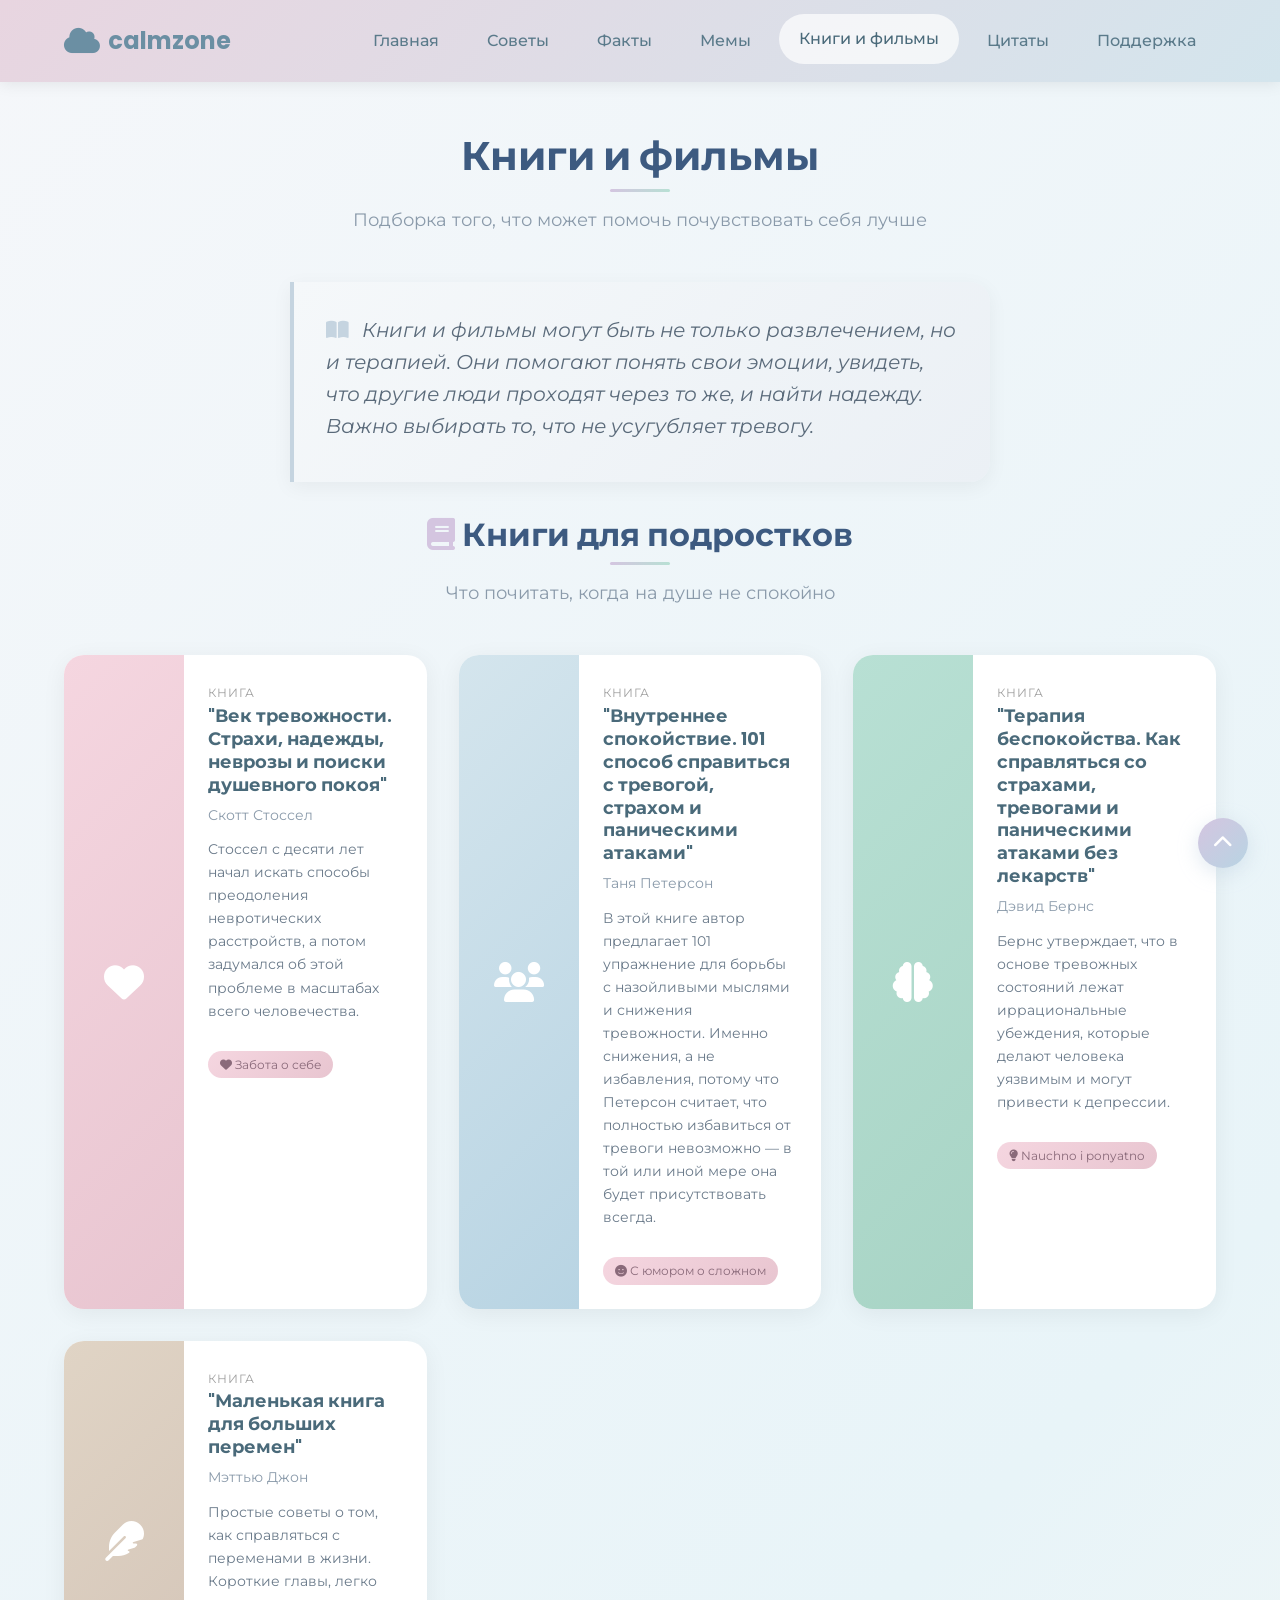
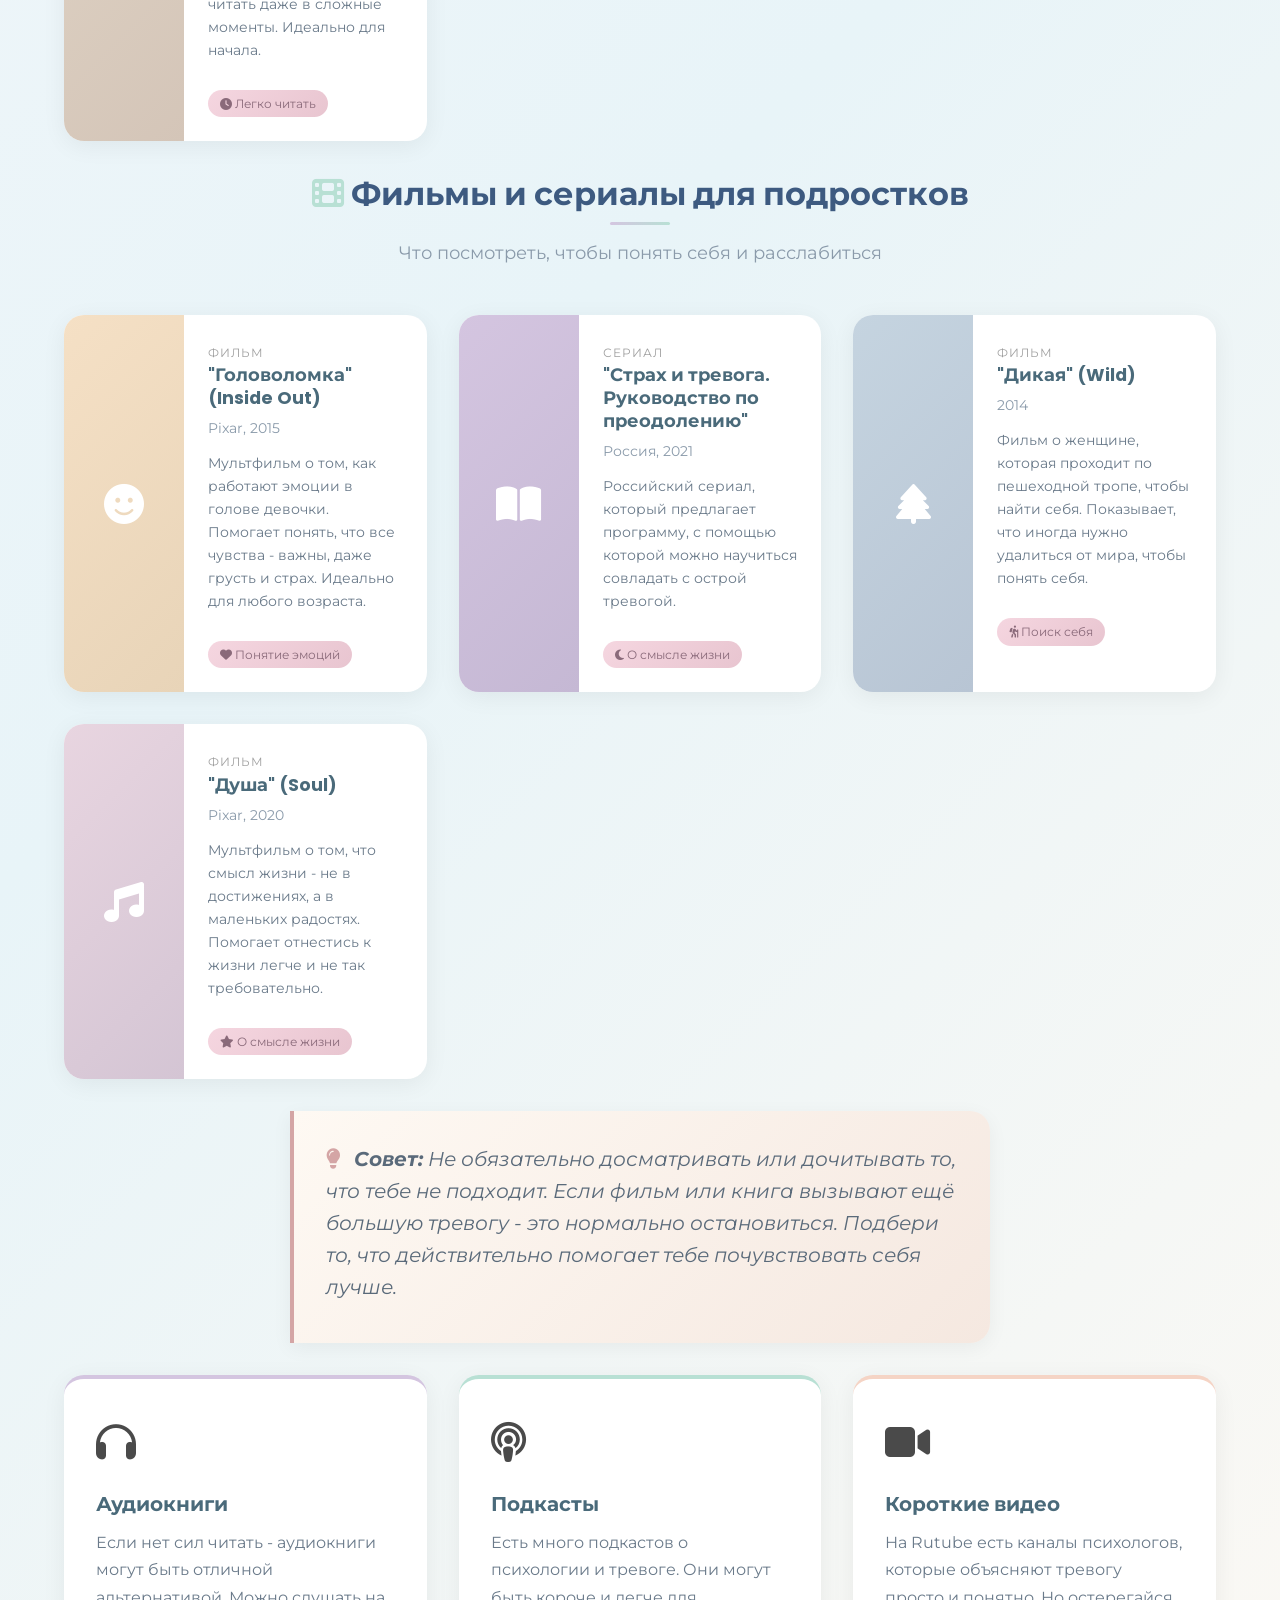
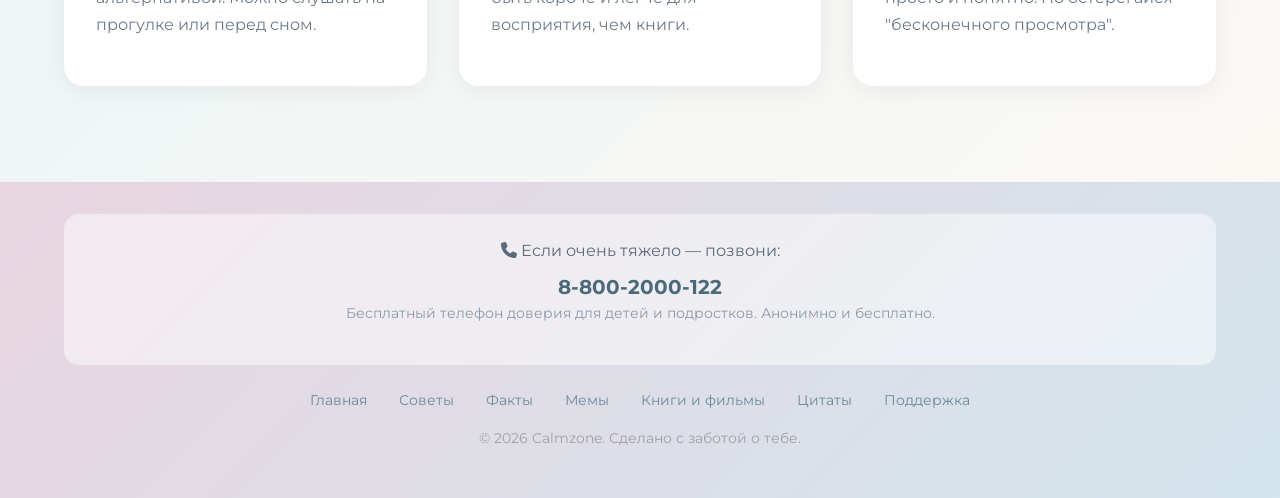
<file: books.html>
<!DOCTYPE html>
<html lang="ru">
<head>
  <meta charset="UTF-8">
  <meta name="viewport" content="width=device-width, initial-scale=1.0">
  <meta name="description" content="Рекомендации книг и фильмов для снижения тревожности - подборка того, что стоит почитать и посмотреть.">
  <title>Книги и фильмы — Calmzone</title>
  
  <!-- Favicon -->
  <link rel="icon" type="image/svg+xml" href="data:image/svg+xml,<svg xmlns='http://www.w3.org/2000/svg' viewBox='0 0 100 100'><text y='.9em' font-size='90'>cloud</text></svg>">
  
  <!-- Google Fonts -->
  <link rel="preconnect" href="https://fonts.googleapis.com">
  <link rel="preconnect" href="https://fonts.gstatic.com" crossorigin>
  <link href="https://fonts.googleapis.com/css2?family=Montserrat:wght@400;500;600;700&family=Open+Sans:wght@400;600&family=Poppins:wght@500;600;700&display=swap" rel="stylesheet">
  
  <!-- Font Awesome Icons -->
  <link rel="stylesheet" href="https://cdnjs.cloudflare.com/ajax/libs/font-awesome/6.4.0/css/all.min.css">
  
  <!-- Main Stylesheet -->
  <link rel="stylesheet" href="style.css">
</head>
<body>
  <!-- Header -->
  <header class="header">
    <div class="container">
      <a href="index.html" class="logo">
        <span class="logo-icon"><i class="fas fa-cloud"></i></span>
        <span>calmzone</span>
      </a>
      
      <!-- Mobile Menu Toggle -->
      <input type="checkbox" id="menu-toggle" class="menu-toggle">
      <label for="menu-toggle" class="menu-icon">
        <span></span>
        <span></span>
        <span></span>
      </label>
      
      <!-- Navigation -->
      <nav class="nav">
        <ul class="nav-list">
          <li><a href="index.html" class="nav-link">Главная</a></li>
          <li><a href="tips.html" class="nav-link">Советы</a></li>
          <li><a href="facts.html" class="nav-link">Факты</a></li>
          <li><a href="memes.html" class="nav-link">Мемы</a></li>
          <li><a href="books.html" class="nav-link active">Книги и фильмы</a></li>
          <li><a href="quotes.html" class="nav-link">Цитаты</a></li>
          <li><a href="contacts.html" class="nav-link">Поддержка</a></li>
        </ul>
      </nav>
    </div>
  </header>

  <!-- Main Content -->
  <main class="main">
    <div class="container">
      <!-- Page Header -->
      <div class="section-header">
        <h1 class="section-title">Книги и фильмы</h1>
        <p class="section-subtitle">Подборка того, что может помочь почувствовать себя лучше</p>
      </div>

      <!-- Introduction -->
      <div class="quote-block fade-in" style="background: linear-gradient(135deg, #f5f8fa 0%, #ebf0f5 100%); border-left-color: #c5d4e0;">
        <p class="quote-text">
          <i class="fas fa-book-open" style="color: #c5d4e0; margin-right: 0.5rem;"></i>
          Книги и фильмы могут быть не только развлечением, но и терапией. Они помогают понять свои эмоции, увидеть, что другие люди проходят через то же, и найти надежду. Важно выбирать то, что не усугубляет тревогу.
        </p>
      </div>

      <!-- Books Section -->
      <div class="section-header mt-4">
        <h2 class="section-title"><i class="fas fa-book" style="color: #d4c5e0;"></i> Книги для подростков</h2>
        <p class="section-subtitle">Что почитать, когда на душе не спокойно</p>
      </div>

      <div class="media-grid">
        
        <!-- Book 1 -->
        <article class="media-card fade-in" style="animation-delay: 0.1s;">
          <div class="media-cover" style="background: linear-gradient(135deg, #f5d6e0 0%, #e8c5d0 100%);">
            <i class="fas fa-heart"></i>
          </div>
          <div class="media-info">
            <span class="media-type">Книга</span>
            <h3 class="media-title">"Век тревожности. Страхи, надежды, неврозы и поиски душевного покоя"</h3>
            <p class="media-author">Скотт Стоссел</p>
            <p class="media-description">
              Стоссел с десяти лет начал искать способы преодоления невротических расстройств, а потом задумался об этой проблеме в масштабах всего человечества. 
            </p>
            <span class="media-badge"><i class="fas fa-heart"></i> Забота о себе</span>
          </div>
        </article>

        <!-- Book 2 -->
        <article class="media-card fade-in" style="animation-delay: 0.2s;">
          <div class="media-cover" style="background: linear-gradient(135deg, #d4e5ed 0%, #b8d4e3 100%);">
            <i class="fas fa-users"></i>
          </div>
          <div class="media-info">
            <span class="media-type">Книга</span>
            <h3 class="media-title">"Внутреннее спокойствие. 101 способ справиться с тревогой, страхом и паническими атаками"</h3>
            <p class="media-author">Таня Петерсон</p>
            <p class="media-description">
             В этой книге автор предлагает 101 упражнение для борьбы с назойливыми мыслями и снижения тревожности. Именно снижения, а не избавления, потому что Петерсон считает, что полностью избавиться от тревоги невозможно — в той или иной мере она будет присутствовать всегда.
            </p>
            <span class="media-badge"><i class="fas fa-smile"></i> С юмором о сложном</span>
          </div>
        </article>

        <!-- Book 3 -->
        <article class="media-card fade-in" style="animation-delay: 0.3s;">
          <div class="media-cover" style="background: linear-gradient(135deg, #b8e0d4 0%, #a8d4c5 100%);">
            <i class="fas fa-brain"></i>
          </div>
          <div class="media-info">
            <span class="media-type">Книга</span>
            <h3 class="media-title">"Терапия беспокойства. Как справляться со страхами, тревогами и паническими атаками без лекарств"</h3>
            <p class="media-author">Дэвид Бернс</p>
            <p class="media-description">
              Бернс утверждает, что в основе тревожных состояний лежат иррациональные убеждения, которые делают человека уязвимым и могут привести к депрессии.
            </p>
            <span class="media-badge"><i class="fas fa-lightbulb"></i> Nauchno i ponyatno</span>
          </div>
        </article>

        <!-- Book 4 -->
        <article class="media-card fade-in" style="animation-delay: 0.4s;">
          <div class="media-cover" style="background: linear-gradient(135deg, #e0d4c5 0%, #d4c5b8 100%);">
            <i class="fas fa-feather"></i>
          </div>
          <div class="media-info">
            <span class="media-type">Книга</span>
            <h3 class="media-title">"Маленькая книга для больших перемен"</h3>
            <p class="media-author">Мэттью Джон</p>
            <p class="media-description">
              Простые советы о том, как справляться с переменами в жизни. Короткие главы, легко читать даже в сложные моменты. Идеально для начала.
            </p>
            <span class="media-badge"><i class="fas fa-clock"></i> Легко читать</span>
          </div>
        </article>

      </div>

      <!-- Movies Section -->
      <div class="section-header mt-4">
        <h2 class="section-title"><i class="fas fa-film" style="color: #b8e0d4;"></i> Фильмы и сериалы для подростков</h2>
        <p class="section-subtitle">Что посмотреть, чтобы понять себя и расслабиться</p>
      </div>

      <div class="media-grid">
        
        <!-- Movie 1 -->
        <article class="media-card fade-in" style="animation-delay: 0.5s;">
          <div class="media-cover" style="background: linear-gradient(135deg, #f5e0c5 0%, #e8d4b8 100%);">
            <i class="fas fa-face-smile"></i>
          </div>
          <div class="media-info">
            <span class="media-type">Фильм</span>
            <h3 class="media-title">"Головоломка" (Inside Out)</h3>
            <p class="media-author">Pixar, 2015</p>
            <p class="media-description">
              Мультфильм о том, как работают эмоции в голове девочки. Помогает понять, что все чувства - важны, даже грусть и страх. Идеально для любого возраста.
            </p>
            <span class="media-badge"><i class="fas fa-heart"></i> Понятие эмоций</span>
          </div>
        </article>

        <!-- Movie 2 -->
        <article class="media-card fade-in" style="animation-delay: 0.6s;">
          <div class="media-cover" style="background: linear-gradient(135deg, #d4c5e0 0%, #c5b8d4 100%);">
            <i class="fas fa-book-open"></i>
          </div>
          <div class="media-info">
            <span class="media-type">Сериал</span>
            <h3 class="media-title">"Страх и тревога. Руководство по преодолению"</h3>
            <p class="media-author">Россия, 2021</p>
            <p class="media-description">
              Российский сериал, который предлагает программу, с помощью которой можно научиться совладать с острой тревогой. 
            </p>
            <span class="media-badge"><i class="fas fa-moon"></i> О смысле жизни</span>
          </div>
        </article>

        <!-- Movie 3 -->
        <article class="media-card fade-in" style="animation-delay: 0.7s;">
          <div class="media-cover" style="background: linear-gradient(135deg, #c5d4e0 0%, #b8c5d4 100%);">
            <i class="fas fa-tree"></i>
          </div>
          <div class="media-info">
            <span class="media-type">Фильм</span>
            <h3 class="media-title">"Дикая" (Wild)</h3>
            <p class="media-author">2014</p>
            <p class="media-description">
              Фильм о женщине, которая проходит по пешеходной тропе, чтобы найти себя. Показывает, что иногда нужно удалиться от мира, чтобы понять себя.
            </p>
            <span class="media-badge"><i class="fas fa-hiking"></i> Поиск себя</span>
          </div>
        </article>

        <!-- Movie 4 -->
        <article class="media-card fade-in" style="animation-delay: 0.8s;">
          <div class="media-cover" style="background: linear-gradient(135deg, #e8d5e0 0%, #d4c5d4 100%);">
            <i class="fas fa-music"></i>
          </div>
          <div class="media-info">
            <span class="media-type">Фильм</span>
            <h3 class="media-title">"Душа" (Soul)</h3>
            <p class="media-author">Pixar, 2020</p>
            <p class="media-description">
              Мультфильм о том, что смысл жизни - не в достижениях, а в маленьких радостях. Помогает отнестись к жизни легче и не так требовательно.
            </p>
            <span class="media-badge"><i class="fas fa-star"></i> О смысле жизни</span>
          </div>
        </article>

      </div>

      <!-- Tips for watching/reading -->
      <div class="quote-block mt-4 fade-in" style="animation-delay: 0.9s;">
        <p class="quote-text">
          <i class="fas fa-lightbulb" style="color: #d4a5a5; margin-right: 0.5rem;"></i>
          <strong>Совет:</strong> Не обязательно досматривать или дочитывать то, что тебе не подходит. Если фильм или книга вызывают ещё большую тревогу - это нормально остановиться. Подбери то, что действительно помогает тебе почувствовать себя лучше.
        </p>
      </div>

      <!-- Additional Resources -->
      <div class="cards-grid mt-4">
        
        <article class="card card-lavender fade-in" style="animation-delay: 1s;">
          <div class="card-icon"><i class="fas fa-headphones"></i></div>
          <h3 class="card-title">Аудиокниги</h3>
          <p class="card-text">
            Если нет сил читать - аудиокниги могут быть отличной альтернативой. Можно слушать на прогулке или перед сном.
          </p>
        </article>

        <article class="card card-mint fade-in" style="animation-delay: 1.1s;">
          <div class="card-icon"><i class="fas fa-podcast"></i></div>
          <h3 class="card-title">Подкасты</h3>
          <p class="card-text">
            Есть много подкастов о психологии и тревоге. Они могут быть короче и легче для восприятия, чем книги.
          </p>
        </article>

        <article class="card card-peach fade-in" style="animation-delay: 1.2s;">
          <div class="card-icon"><i class="fas fa-video"></i></div>
          <h3 class="card-title">Короткие видео</h3>
          <p class="card-text">
            На Rutube есть каналы психологов, которые объясняют тревогу просто и понятно. Но остерегайся "бесконечного просмотра".
          </p>
        </article>

      </div>
    </div>
  </main>

  <!-- Footer -->
  <footer class="footer">
    <div class="container">
      <div class="footer-content">
        <!-- Help Section -->
        <div class="footer-help">
          <p class="footer-help-title"><i class="fas fa-phone"></i> Если очень тяжело — позвони:</p>
          <a href="tel:88002000122" class="footer-help-phone">8-800-2000-122</a>
          <p class="footer-help-text">Бесплатный телефон доверия для детей и подростков. Анонимно и бесплатно.</p>
        </div>
        
        <!-- Footer Links -->
        <div class="footer-links">
          <a href="index.html" class="footer-link">Главная</a>
          <a href="tips.html" class="footer-link">Советы</a>
          <a href="facts.html" class="footer-link">Факты</a>
          <a href="memes.html" class="footer-link">Мемы</a>
          <a href="books.html" class="footer-link">Книги и фильмы</a>
          <a href="quotes.html" class="footer-link">Цитаты</a>
          <a href="contacts.html" class="footer-link">Поддержка</a>
        </div>
        
        <p class="footer-copyright">&copy; 2026 Calmzone. Сделано с заботой о тебе.</p>
      </div>
    </div>
  </footer>

  <!-- Back to Top Button -->
  <a href="#" class="back-to-top" title="Наверх">
    <i class="fas fa-chevron-up"></i>
  </a>
</body>
</html>
</file>
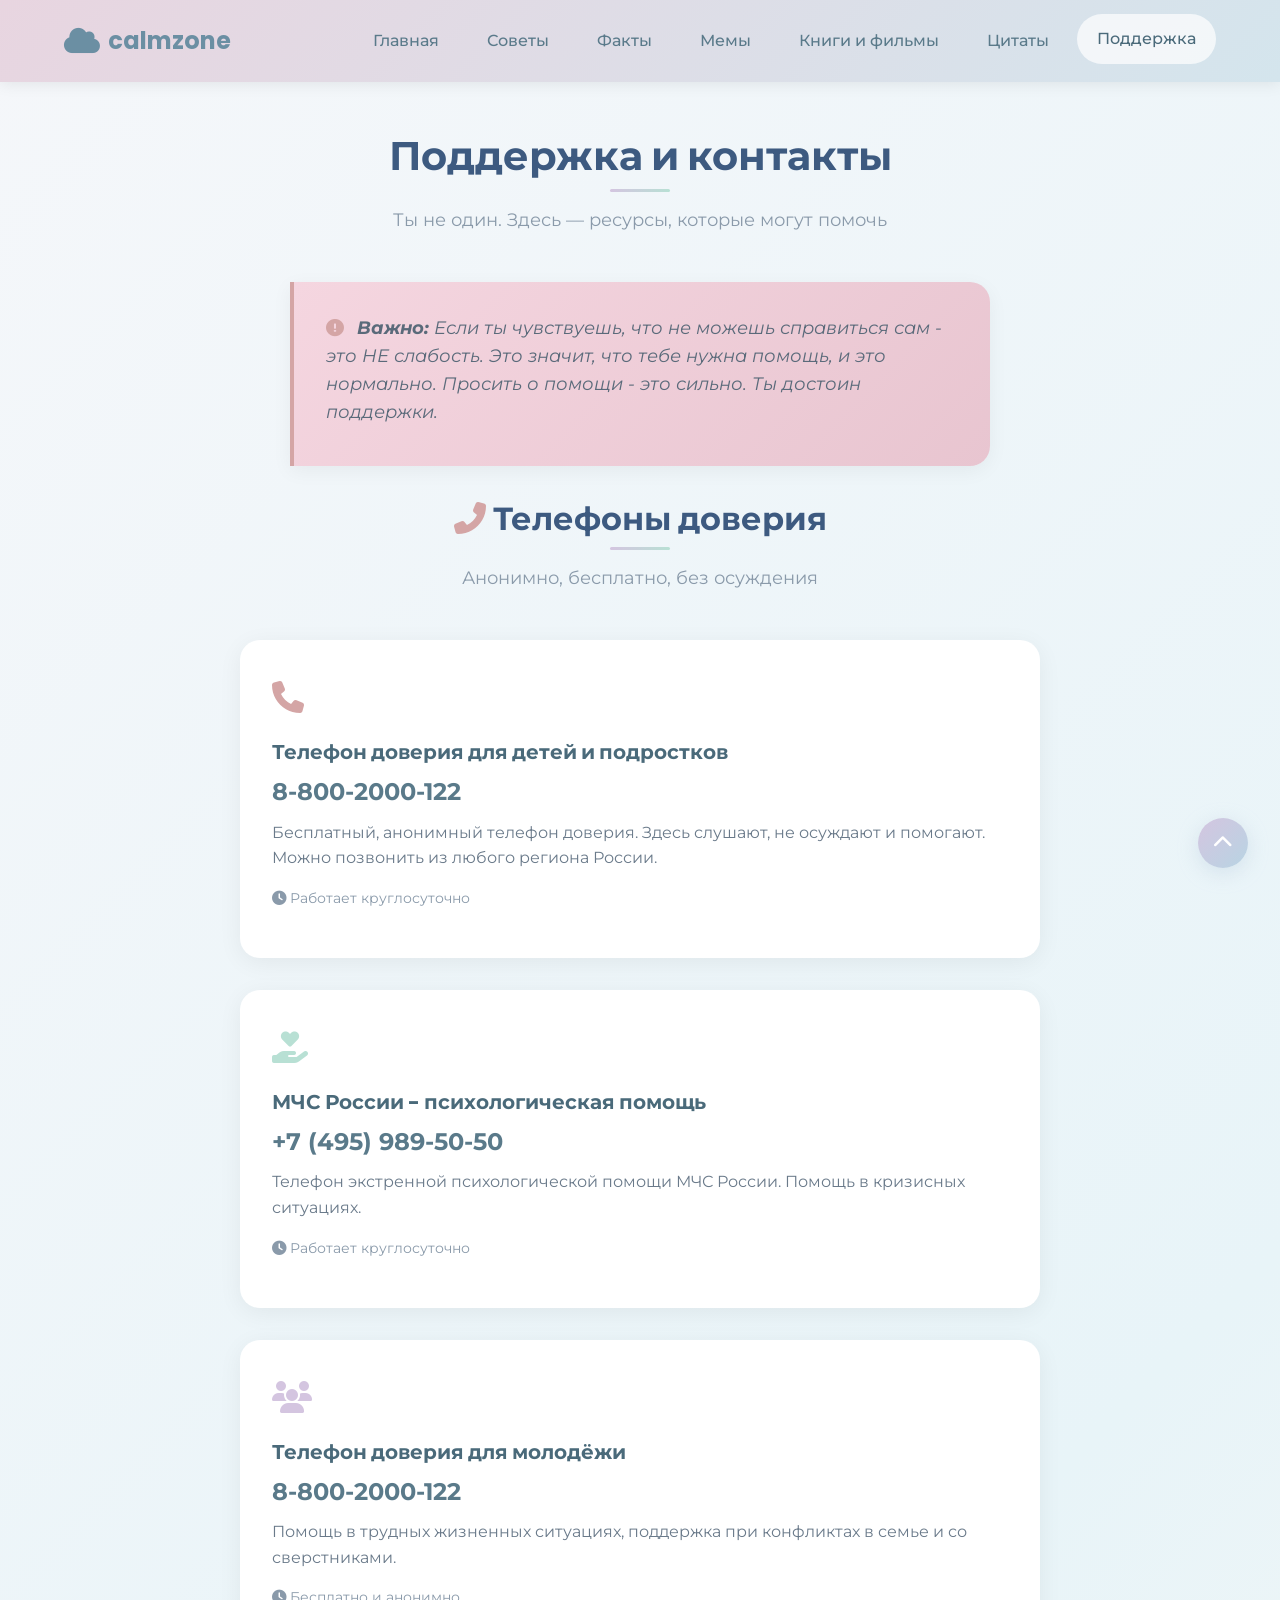
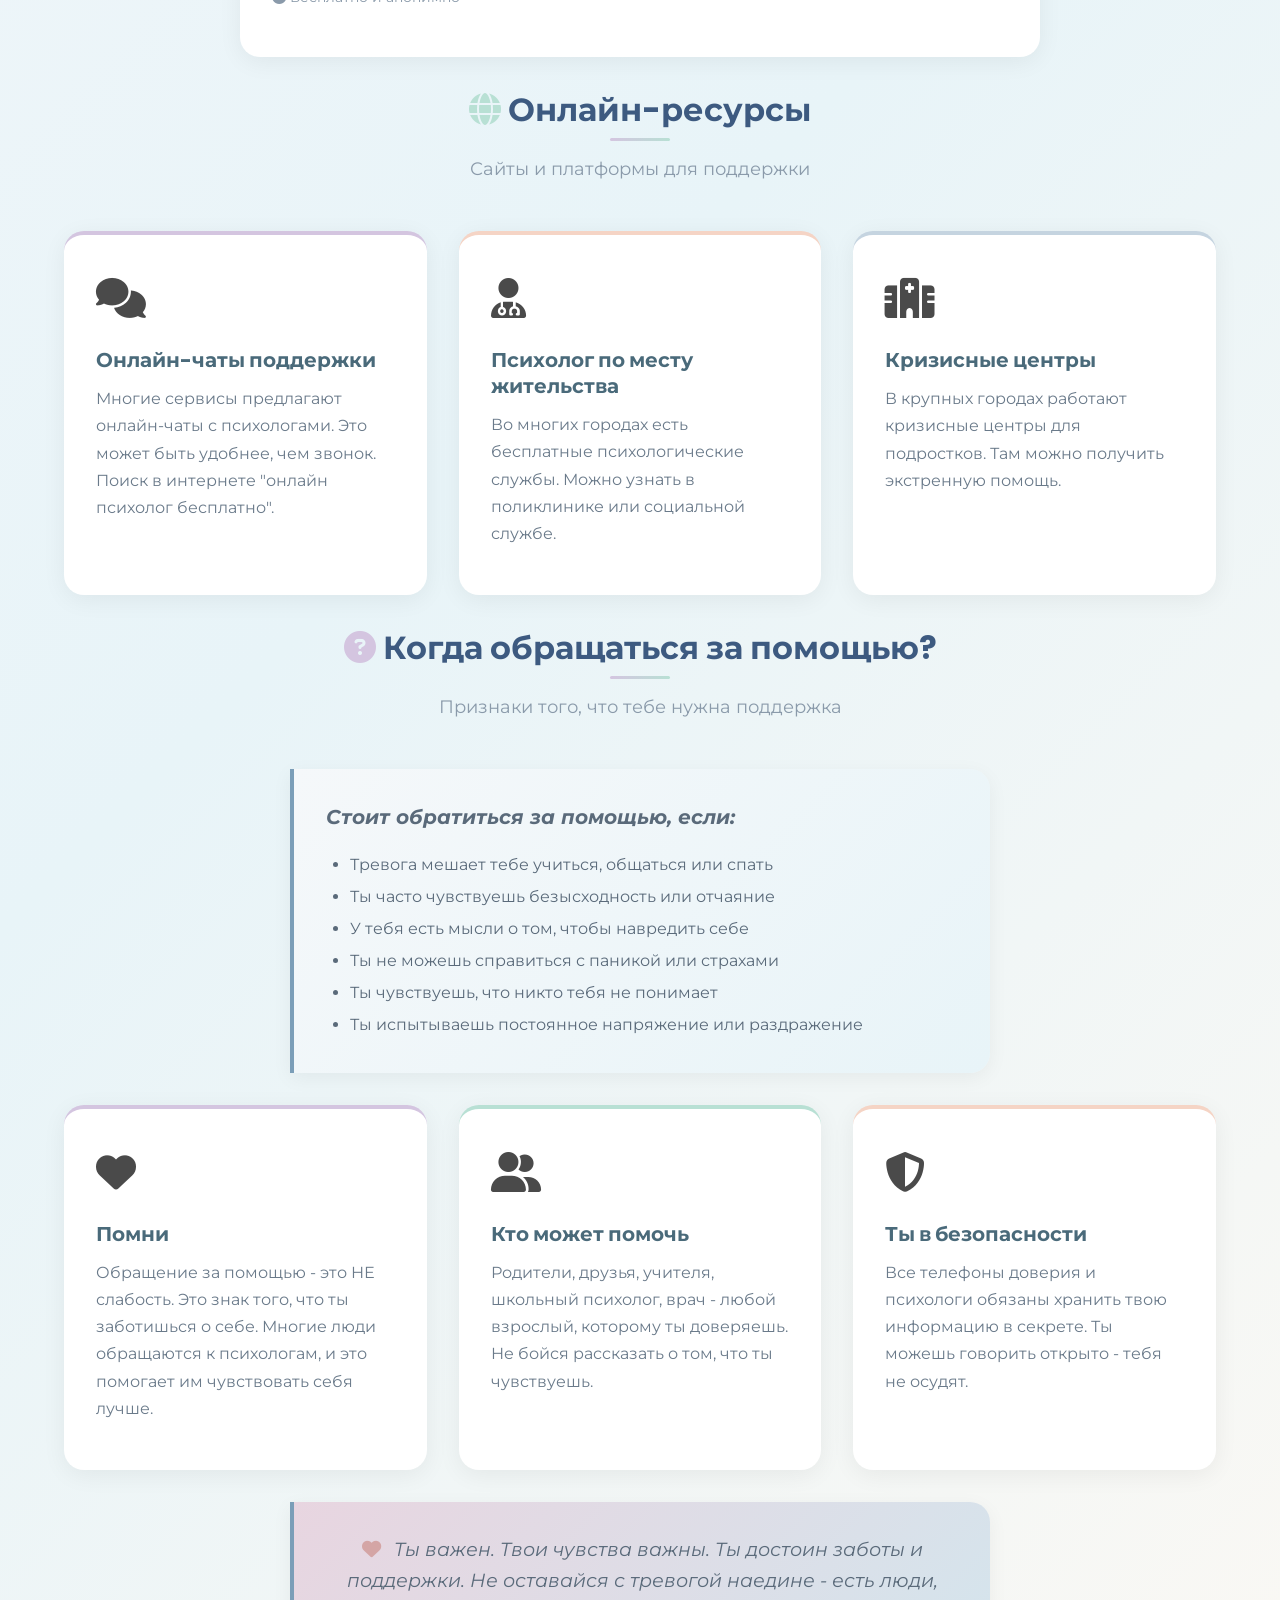
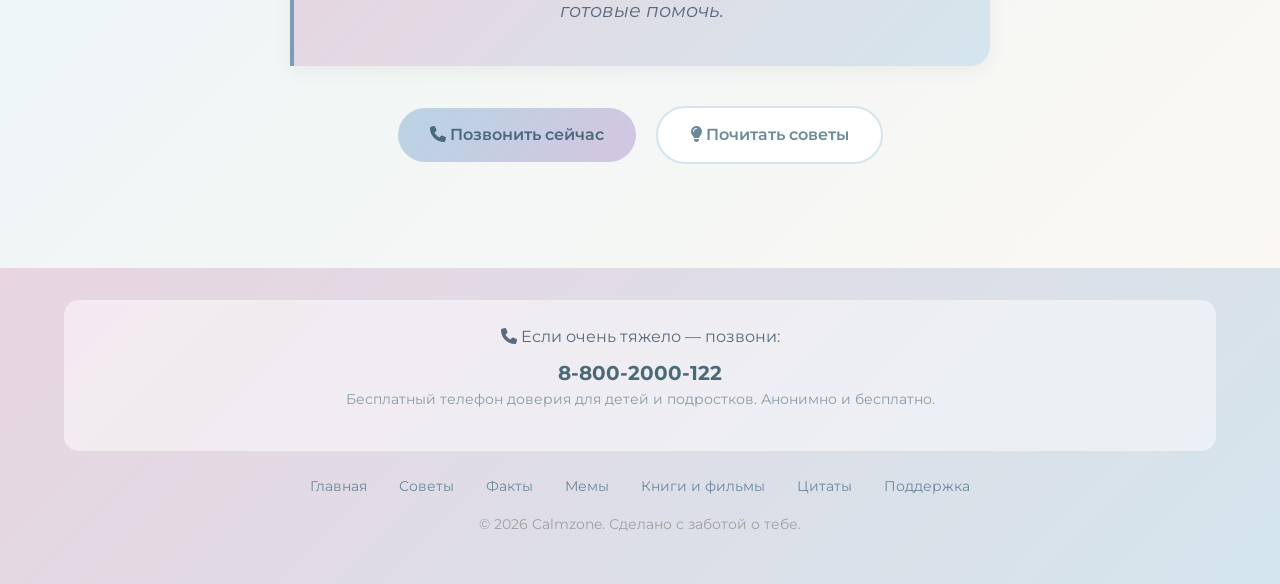
<file: contacts.html>
<!DOCTYPE html>
<html lang="ru">
<head>
  <meta charset="UTF-8">
  <meta name="viewport" content="width=device-width, initial-scale=1.0">
  <meta name="description" content="Контакты и ресурсы для поддержки - телефоны доверия, сайты помощи, профессиональная поддержка.">
  <title>Поддержка и контакты — Calmzone</title>
  
  <!-- Favicon -->
  <link rel="icon" type="image/svg+xml" href="data:image/svg+xml,<svg xmlns='http://www.w3.org/2000/svg' viewBox='0 0 100 100'><text y='.9em' font-size='90'>cloud</text></svg>">
  
  <!-- Google Fonts -->
  <link rel="preconnect" href="https://fonts.googleapis.com">
  <link rel="preconnect" href="https://fonts.gstatic.com" crossorigin>
  <link href="https://fonts.googleapis.com/css2?family=Montserrat:wght@400;500;600;700&family=Open+Sans:wght@400;600&family=Poppins:wght@500;600;700&display=swap" rel="stylesheet">
  
  <!-- Font Awesome Icons -->
  <link rel="stylesheet" href="https://cdnjs.cloudflare.com/ajax/libs/font-awesome/6.4.0/css/all.min.css">
  
  <!-- Main Stylesheet -->
  <link rel="stylesheet" href="style.css">
</head>
<body>
  <!-- Header -->
  <header class="header">
    <div class="container">
      <a href="index.html" class="logo">
        <span class="logo-icon"><i class="fas fa-cloud"></i></span>
        <span>calmzone</span>
      </a>
      
      <!-- Mobile Menu Toggle -->
      <input type="checkbox" id="menu-toggle" class="menu-toggle">
      <label for="menu-toggle" class="menu-icon">
        <span></span>
        <span></span>
        <span></span>
      </label>
      
      <!-- Navigation -->
      <nav class="nav">
        <ul class="nav-list">
          <li><a href="index.html" class="nav-link">Главная</a></li>
          <li><a href="tips.html" class="nav-link">Советы</a></li>
          <li><a href="facts.html" class="nav-link">Факты</a></li>
          <li><a href="memes.html" class="nav-link">Мемы</a></li>
          <li><a href="books.html" class="nav-link">Книги и фильмы</a></li>
          <li><a href="quotes.html" class="nav-link">Цитаты</a></li>
          <li><a href="contacts.html" class="nav-link active">Поддержка</a></li>
        </ul>
      </nav>
    </div>
  </header>

  <!-- Main Content -->
  <main class="main">
    <div class="container">
      <!-- Page Header -->
      <div class="section-header">
        <h1 class="section-title">Поддержка и контакты</h1>
        <p class="section-subtitle">Ты не один. Здесь — ресурсы, которые могут помочь</p>
      </div>

      <!-- Important Message -->
      <div class="quote-block fade-in" style="background: linear-gradient(135deg, #f5d6e0 0%, #e8c5d0 100%); border-left-color: #d4a5a5;">
        <p class="quote-text" style="font-size: 1.1rem;">
          <i class="fas fa-exclamation-circle" style="color: #d4a5a5; margin-right: 0.5rem;"></i>
          <strong>Важно:</strong> Если ты чувствуешь, что не можешь справиться сам - это НЕ слабость. Это значит, что тебе нужна помощь, и это нормально. Просить о помощи - это сильно. Ты достоин поддержки.
        </p>
      </div>

      <!-- Emergency Section -->
      <div class="section-header mt-4">
        <h2 class="section-title"><i class="fas fa-phone-alt" style="color: #d4a5a5;"></i> Телефоны доверия</h2>
        <p class="section-subtitle">Анонимно, бесплатно, без осуждения</p>
      </div>

      <div class="contact-section">
        
        <!-- Contact 1: Main hotline -->
        <article class="contact-card fade-in" style="animation-delay: 0.1s;">
          <div class="contact-icon"><i class="fas fa-phone" style="color: #d4a5a5;"></i></div>
          <h3 class="contact-title">Телефон доверия для детей и подростков</h3>
          <a href="tel:88002000122" class="contact-phone">8-800-2000-122</a>
          <p class="contact-text">
            Бесплатный, анонимный телефон доверия. Здесь слушают, не осуждают и помогают. Можно позвонить из любого региона России.
          </p>
          <p class="contact-hours"><i class="fas fa-clock"></i> Работает круглосуточно</p>
        </article>

        <!-- Contact 2: Psychological aid -->
        <article class="contact-card fade-in" style="animation-delay: 0.2s;">
          <div class="contact-icon"><i class="fas fa-hand-holding-heart" style="color: #b8e0d4;"></i></div>
          <h3 class="contact-title">МЧС России - психологическая помощь</h3>
          <a href="tel:+74959895050" class="contact-phone">+7 (495) 989-50-50</a>
          <p class="contact-text">
            Телефон экстренной психологической помощи МЧС России. Помощь в кризисных ситуациях.
          </p>
          <p class="contact-hours"><i class="fas fa-clock"></i> Работает круглосуточно</p>
        </article>

        <!-- Contact 3: Youth support -->
        <article class="contact-card fade-in" style="animation-delay: 0.3s;">
          <div class="contact-icon"><i class="fas fa-users" style="color: #d4c5e0;"></i></div>
          <h3 class="contact-title">Телефон доверия для молодёжи</h3>
          <a href="tel:88002000122" class="contact-phone">8-800-2000-122</a>
          <p class="contact-text">
            Помощь в трудных жизненных ситуациях, поддержка при конфликтах в семье и со сверстниками.
          </p>
          <p class="contact-hours"><i class="fas fa-clock"></i> Бесплатно и анонимно</p>
        </article>

      </div>

      <!-- Online Resources -->
      <div class="section-header mt-4">
        <h2 class="section-title"><i class="fas fa-globe" style="color: #b8e0d4;"></i> Онлайн-ресурсы</h2>
        <p class="section-subtitle">Сайты и платформы для поддержки</p>
      </div>

      <div class="cards-grid">
        
        <!-- Resource 1 -->
        <article class="card card-lavender fade-in" style="animation-delay: 0.4s;">
          <div class="card-icon"><i class="fas fa-comments"></i></div>
          <h3 class="card-title">Онлайн-чаты поддержки</h3>
          <p class="card-text">
            Многие сервисы предлагают онлайн-чаты с психологами. Это может быть удобнее, чем звонок. Поиск в интернете "онлайн психолог бесплатно".
          </p>
        </article>

        <!-- Resource 3 -->
        <article class="card card-peach fade-in" style="animation-delay: 0.6s;">
          <div class="card-icon"><i class="fas fa-user-md"></i></div>
          <h3 class="card-title">Психолог по месту жительства</h3>
          <p class="card-text">
            Во многих городах есть бесплатные психологические службы. Можно узнать в поликлинике или социальной службе.
          </p>
        </article>

        <!-- Resource 4 -->
        <article class="card card-blue fade-in" style="animation-delay: 0.7s;">
          <div class="card-icon"><i class="fas fa-hospital"></i></div>
          <h3 class="card-title">Кризисные центры</h3>
          <p class="card-text">
            В крупных городах работают кризисные центры для подростков. Там можно получить экстренную помощь.
          </p>
        </article>

      </div>

      <!-- When to seek help -->
      <div class="section-header mt-4">
        <h2 class="section-title"><i class="fas fa-question-circle" style="color: #d4c5e0;"></i> Когда обращаться за помощью?</h2>
        <p class="section-subtitle">Признаки того, что тебе нужна поддержка</p>
      </div>

      <div class="quote-block fade-in" style="animation-delay: 0.8s; background: linear-gradient(135deg, #f5f8fa 0%, #e8f4f8 100%); border-left-color: #7b9eb8;">
        <p class="quote-text" style="margin-bottom: 1rem;">
          <strong>Стоит обратиться за помощью, если:</strong>
        </p>
        <ul style="padding-left: 1.5rem; color: #5a6a7a; line-height: 2;">
          <li>Тревога мешает тебе учиться, общаться или спать</li>
          <li>Ты часто чувствуешь безысходность или отчаяние</li>
          <li>У тебя есть мысли о том, чтобы навредить себе</li>
          <li>Ты не можешь справиться с паникой или страхами</li>
          <li>Ты чувствуешь, что никто тебя не понимает</li>
          <li>Ты испытываешь постоянное напряжение или раздражение</li>
        </ul>
      </div>

      <!-- Self-help reminder -->
      <div class="cards-grid mt-4">
        
        <article class="card card-lavender fade-in" style="animation-delay: 0.9s;">
          <div class="card-icon"><i class="fas fa-heart"></i></div>
          <h3 class="card-title">Помни</h3>
          <p class="card-text">
            Обращение за помощью - это НЕ слабость. Это знак того, что ты заботишься о себе. Многие люди обращаются к психологам, и это помогает им чувствовать себя лучше.
          </p>
        </article>

        <article class="card card-mint fade-in" style="animation-delay: 1s;">
          <div class="card-icon"><i class="fas fa-user-friends"></i></div>
          <h3 class="card-title">Кто может помочь</h3>
          <p class="card-text">
            Родители, друзья, учителя, школьный психолог, врач - любой взрослый, которому ты доверяешь. Не бойся рассказать о том, что ты чувствуешь.
          </p>
        </article>

        <article class="card card-peach fade-in" style="animation-delay: 1.1s;">
          <div class="card-icon"><i class="fas fa-shield-alt"></i></div>
          <h3 class="card-title">Ты в безопасности</h3>
          <p class="card-text">
            Все телефоны доверия и психологи обязаны хранить твою информацию в секрете. Ты можешь говорить открыто - тебя не осудят.
          </p>
        </article>

      </div>

      <!-- Final message -->
      <div class="quote-block mt-4 fade-in" style="animation-delay: 1.2s; background: linear-gradient(135deg, #e8d5e0 0%, #d4e5ed 100%); border-left-color: #7b9eb8;">
        <p class="quote-text" style="font-size: 1.2rem; text-align: center;">
          <i class="fas fa-heart" style="color: #d4a5a5; margin-right: 0.5rem;"></i>
          Ты важен. Твои чувства важны. Ты достоин заботы и поддержки. Не оставайся с тревогой наедине - есть люди, готовые помочь.
        </p>
      </div>

      <!-- Quick action buttons -->
      <div class="text-center mt-4 fade-in" style="animation-delay: 1.3s;">
        <a href="tel:88002000122" class="btn btn-primary" style="margin: 0.5rem;">
          <i class="fas fa-phone"></i> Позвонить сейчас
        </a>
        <a href="tips.html" class="btn btn-secondary" style="margin: 0.5rem;">
          <i class="fas fa-lightbulb"></i> Почитать советы
        </a>
      </div>
    </div>
  </main>

  <!-- Footer -->
  <footer class="footer">
    <div class="container">
      <div class="footer-content">
        <!-- Help Section -->
        <div class="footer-help">
          <p class="footer-help-title"><i class="fas fa-phone"></i> Если очень тяжело — позвони:</p>
          <a href="tel:88002000122" class="footer-help-phone">8-800-2000-122</a>
          <p class="footer-help-text">Бесплатный телефон доверия для детей и подростков. Анонимно и бесплатно.</p>
        </div>
        
        <!-- Footer Links -->
        <div class="footer-links">
          <a href="index.html" class="footer-link">Главная</a>
          <a href="tips.html" class="footer-link">Советы</a>
          <a href="facts.html" class="footer-link">Факты</a>
          <a href="memes.html" class="footer-link">Мемы</a>
          <a href="books.html" class="footer-link">Книги и фильмы</a>
          <a href="quotes.html" class="footer-link">Цитаты</a>
          <a href="contacts.html" class="footer-link">Поддержка</a>
        </div>
        
        <p class="footer-copyright">&copy; 2026 Calmzone. Сделано с заботой о тебе.</p>
      </div>
    </div>
  </footer>

  <!-- Back to Top Button -->
  <a href="#" class="back-to-top" title="Наверх">
    <i class="fas fa-chevron-up"></i>
  </a>
</body>
</html>
</file>
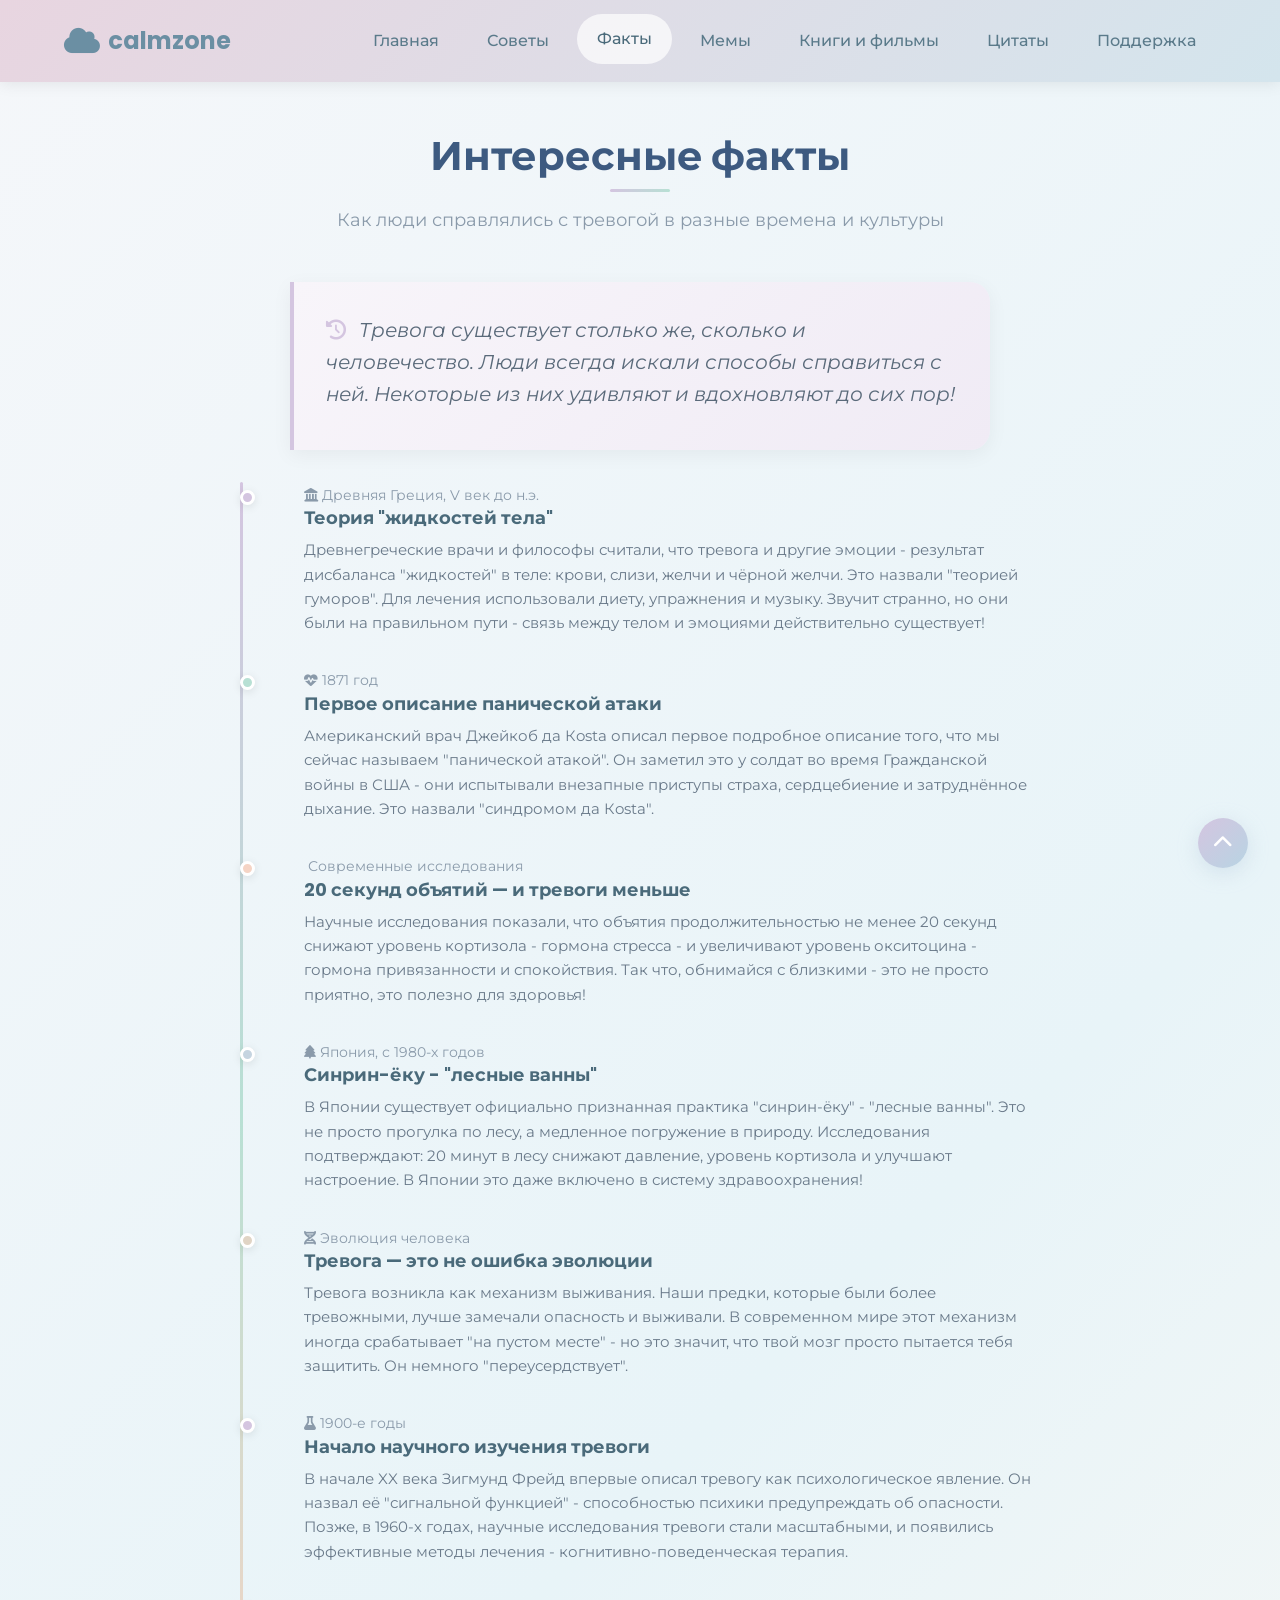
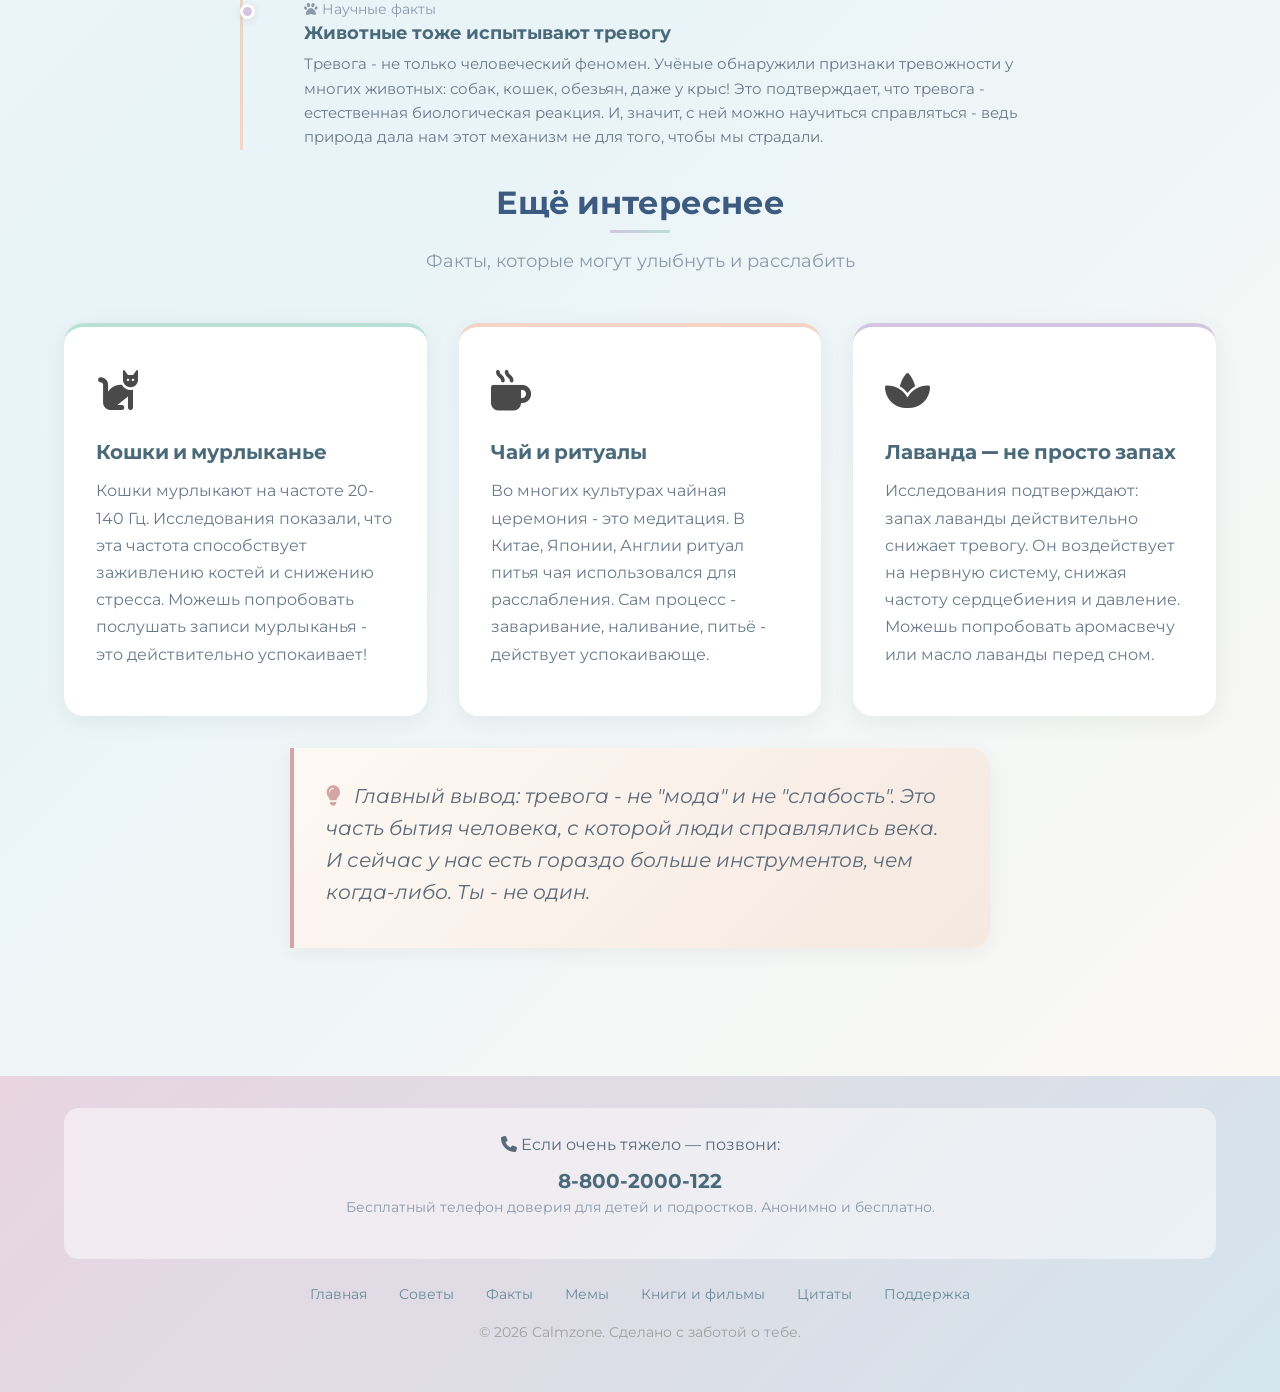
<file: facts.html>
<!DOCTYPE html>
<html lang="ru">
<head>
  <meta charset="UTF-8">
  <meta name="viewport" content="width=device-width, initial-scale=1.0">
  <meta name="description" content="Интересные факты о тревоге и стрессе из истории - как люди справлялись с тревогой в разные эпохи.">
  <title>Интересные факты — Calmzone</title>
  
  <!-- Favicon -->
  <link rel="icon" type="image/svg+xml" href="data:image/svg+xml,<svg xmlns='http://www.w3.org/2000/svg' viewBox='0 0 100 100'><text y='.9em' font-size='90'>cloud</text></svg>">
  
  <!-- Google Fonts -->
  <link rel="preconnect" href="https://fonts.googleapis.com">
  <link rel="preconnect" href="https://fonts.gstatic.com" crossorigin>
  <link href="https://fonts.googleapis.com/css2?family=Montserrat:wght@400;500;600;700&family=Open+Sans:wght@400;600&family=Poppins:wght@500;600;700&display=swap" rel="stylesheet">
  
  <!-- Font Awesome Icons -->
  <link rel="stylesheet" href="https://cdnjs.cloudflare.com/ajax/libs/font-awesome/6.4.0/css/all.min.css">
  
  <!-- Main Stylesheet -->
  <link rel="stylesheet" href="style.css">
</head>
<body>
  <!-- Header -->
  <header class="header">
    <div class="container">
      <a href="index.html" class="logo">
        <span class="logo-icon"><i class="fas fa-cloud"></i></span>
        <span>calmzone</span>
      </a>
      
      <!-- Mobile Menu Toggle -->
      <input type="checkbox" id="menu-toggle" class="menu-toggle">
      <label for="menu-toggle" class="menu-icon">
        <span></span>
        <span></span>
        <span></span>
      </label>
      
      <!-- Navigation -->
      <nav class="nav">
        <ul class="nav-list">
          <li><a href="index.html" class="nav-link">Главная</a></li>
          <li><a href="tips.html" class="nav-link">Советы</a></li>
          <li><a href="facts.html" class="nav-link active">Факты</a></li>
          <li><a href="memes.html" class="nav-link">Мемы</a></li>
          <li><a href="books.html" class="nav-link">Книги и фильмы</a></li>
          <li><a href="quotes.html" class="nav-link">Цитаты</a></li>
          <li><a href="contacts.html" class="nav-link">Поддержка</a></li>
        </ul>
      </nav>
    </div>
  </header>

  <!-- Main Content -->
  <main class="main">
    <div class="container">
      <!-- Page Header -->
      <div class="section-header">
        <h1 class="section-title">Интересные факты</h1>
        <p class="section-subtitle">Как люди справлялись с тревогой в разные времена и культуры</p>
      </div>

      <!-- Introduction -->
      <div class="quote-block fade-in" style="background: linear-gradient(135deg, #f8f5fa 0%, #f0ebf5 100%); border-left-color: #d4c5e0;">
        <p class="quote-text">
          <i class="fas fa-history" style="color: #d4c5e0; margin-right: 0.5rem;"></i>
          Тревога существует столько же, сколько и человечество. Люди всегда искали способы справиться с ней. Некоторые из них удивляют и вдохновляют до сих пор!
        </p>
      </div>

      <!-- Timeline -->
      <div class="timeline">
        
        <!-- Fact 1: Ancient Greece -->
        <article class="timeline-item fade-in" style="animation-delay: 0.1s;">
          <span class="timeline-date"><i class="fas fa-landmark"></i> Древняя Греция, V век до н.э.</span>
          <h3 class="timeline-title">Теория "жидкостей тела"</h3>
          <p class="timeline-text">
            Древнегреческие врачи и философы считали, что тревога и другие эмоции - результат дисбаланса "жидкостей" в теле: крови, слизи, желчи и чёрной желчи. Это назвали "теорией гуморов". Для лечения использовали диету, упражнения и музыку. Звучит странно, но они были на правильном пути - связь между телом и эмоциями действительно существует!
          </p>
        </article>

        <!-- Fact 2: Panic Attacks History -->
        <article class="timeline-item fade-in" style="animation-delay: 0.2s;">
          <span class="timeline-date"><i class="fas fa-heart-pulse"></i> 1871 год</span>
          <h3 class="timeline-title">Первое описание панической атаки</h3>
          <p class="timeline-text">
            Американский врач Джейкоб да Кosta описал первое подробное описание того, что мы сейчас называем "панической атакой". Он заметил это у солдат во время Гражданской войны в США - они испытывали внезапные приступы страха, сердцебиение и затруднённое дыхание. Это назвали "синдромом да Кosta".
          </p>
        </article>

        <!-- Fact 3: Hugs and Cortisol -->
        <article class="timeline-item fade-in" style="animation-delay: 0.3s;">
          <span class="timeline-date"><i class="fas fa-hands-holding-heart"></i> Современные исследования</span>
          <h3 class="timeline-title">20 секунд объятий — и тревоги меньше</h3>
          <p class="timeline-text">
            Научные исследования показали, что объятия продолжительностью не менее 20 секунд снижают уровень кортизола - гормона стресса - и увеличивают уровень окситоцина - гормона привязанности и спокойствия. Так что, обнимайся с близкими - это не просто приятно, это полезно для здоровья!
          </p>
        </article>

        <!-- Fact 4: Forest Bathing -->
        <article class="timeline-item fade-in" style="animation-delay: 0.4s;">
          <span class="timeline-date"><i class="fas fa-tree"></i> Япония, с 1980-х годов</span>
          <h3 class="timeline-title">Синрин-ёку - "лесные ванны"</h3>
          <p class="timeline-text">
            В Японии существует официально признанная практика "синрин-ёку" - "лесные ванны". Это не просто прогулка по лесу, а медленное погружение в природу. Исследования подтверждают: 20 минут в лесу снижают давление, уровень кортизола и улучшают настроение. В Японии это даже включено в систему здравоохранения!
          </p>
        </article>

        <!-- Fact 5: Anxiety Evolution -->
        <article class="timeline-item fade-in" style="animation-delay: 0.5s;">
          <span class="timeline-date"><i class="fas fa-dna"></i> Эволюция человека</span>
          <h3 class="timeline-title">Тревога — это не ошибка эволюции</h3>
          <p class="timeline-text">
            Тревога возникла как механизм выживания. Наши предки, которые были более тревожными, лучше замечали опасность и выживали. В современном мире этот механизм иногда срабатывает "на пустом месте" - но это значит, что твой мозг просто пытается тебя защитить. Он немного "переусердствует".
          </p>
        </article>

        <!-- Fact 6: First Anxiety Research -->
        <article class="timeline-item fade-in" style="animation-delay: 0.6s;">
          <span class="timeline-date"><i class="fas fa-flask"></i> 1900-е годы</span>
          <h3 class="timeline-title">Начало научного изучения тревоги</h3>
          <p class="timeline-text">
            В начале XX века Зигмунд Фрейд впервые описал тревогу как психологическое явление. Он назвал её "сигнальной функцией" - способностью психики предупреждать об опасности. Позже, в 1960-х годах, научные исследования тревоги стали масштабными, и появились эффективные методы лечения - когнитивно-поведенческая терапия.
          </p>
        </article>

        <!-- Fact 7: Animals and Anxiety -->
        <article class="timeline-item fade-in" style="animation-delay: 0.7s;">
          <span class="timeline-date"><i class="fas fa-paw"></i> Научные факты</span>
          <h3 class="timeline-title">Животные тоже испытывают тревогу</h3>
          <p class="timeline-text">
            Тревога - не только человеческий феномен. Учёные обнаружили признаки тревожности у многих животных: собак, кошек, обезьян, даже у крыс! Это подтверждает, что тревога - естественная биологическая реакция. И, значит, с ней можно научиться справляться - ведь природа дала нам этот механизм не для того, чтобы мы страдали.
          </p>
        </article>

      </div>

      <!-- Fun Facts Cards -->
      <div class="section-header mt-4">
        <h2 class="section-title">Ещё интереснее</h2>
        <p class="section-subtitle">Факты, которые могут улыбнуть и расслабить</p>
      </div>

      <div class="cards-grid">
        
        <!-- Fun Fact 1 -->
        <article class="card card-mint fade-in" style="animation-delay: 0.8s;">
          <div class="card-icon"><i class="fas fa-cat"></i></div>
          <h3 class="card-title">Кошки и мурлыканье</h3>
          <p class="card-text">
            Кошки мурлыкают на частоте 20-140 Гц. Исследования показали, что эта частота способствует заживлению костей и снижению стресса. Можешь попробовать послушать записи мурлыканья - это действительно успокаивает!
          </p>
        </article>

        <!-- Fun Fact 2 -->
        <article class="card card-peach fade-in" style="animation-delay: 0.9s;">
          <div class="card-icon"><i class="fas fa-mug-hot"></i></div>
          <h3 class="card-title">Чай и ритуалы</h3>
          <p class="card-text">
            Во многих культурах чайная церемония - это медитация. В Китае, Японии, Англии ритуал питья чая использовался для расслабления. Сам процесс - заваривание, наливание, питьё - действует успокаивающе.
          </p>
        </article>

        <!-- Fun Fact 3 -->
        <article class="card card-lavender fade-in" style="animation-delay: 1s;">
          <div class="card-icon"><i class="fas fa-spa"></i></div>
          <h3 class="card-title">Лаванда — не просто запах</h3>
          <p class="card-text">
            Исследования подтверждают: запах лаванды действительно снижает тревогу. Он воздействует на нервную систему, снижая частоту сердцебиения и давление. Можешь попробовать аромасвечу или масло лаванды перед сном.
          </p>
        </article>

      </div>

      <!-- Conclusion -->
      <div class="quote-block mt-4 fade-in" style="animation-delay: 1.1s;">
        <p class="quote-text">
          <i class="fas fa-lightbulb" style="color: #d4a5a5; margin-right: 0.5rem;"></i>
          Главный вывод: тревога - не "мода" и не "слабость". Это часть бытия человека, с которой люди справлялись века. И сейчас у нас есть гораздо больше инструментов, чем когда-либо. Ты - не один.
        </p>
      </div>
    </div>
  </main>

  <!-- Footer -->
  <footer class="footer">
    <div class="container">
      <div class="footer-content">
        <!-- Help Section -->
        <div class="footer-help">
          <p class="footer-help-title"><i class="fas fa-phone"></i> Если очень тяжело — позвони:</p>
          <a href="tel:88002000122" class="footer-help-phone">8-800-2000-122</a>
          <p class="footer-help-text">Бесплатный телефон доверия для детей и подростков. Анонимно и бесплатно.</p>
        </div>
        
        <!-- Footer Links -->
        <div class="footer-links">
          <a href="index.html" class="footer-link">Главная</a>
          <a href="tips.html" class="footer-link">Советы</a>
          <a href="facts.html" class="footer-link">Факты</a>
          <a href="memes.html" class="footer-link">Мемы</a>
          <a href="books.html" class="footer-link">Книги и фильмы</a>
          <a href="quotes.html" class="footer-link">Цитаты</a>
          <a href="contacts.html" class="footer-link">Поддержка</a>
        </div>
        
        <p class="footer-copyright">&copy; 2026 Calmzone. Сделано с заботой о тебе.</p>
      </div>
    </div>
  </footer>

  <!-- Back to Top Button -->
  <a href="#" class="back-to-top" title="Наверх">
    <i class="fas fa-chevron-up"></i>
  </a>
</body>
</html>
</file>
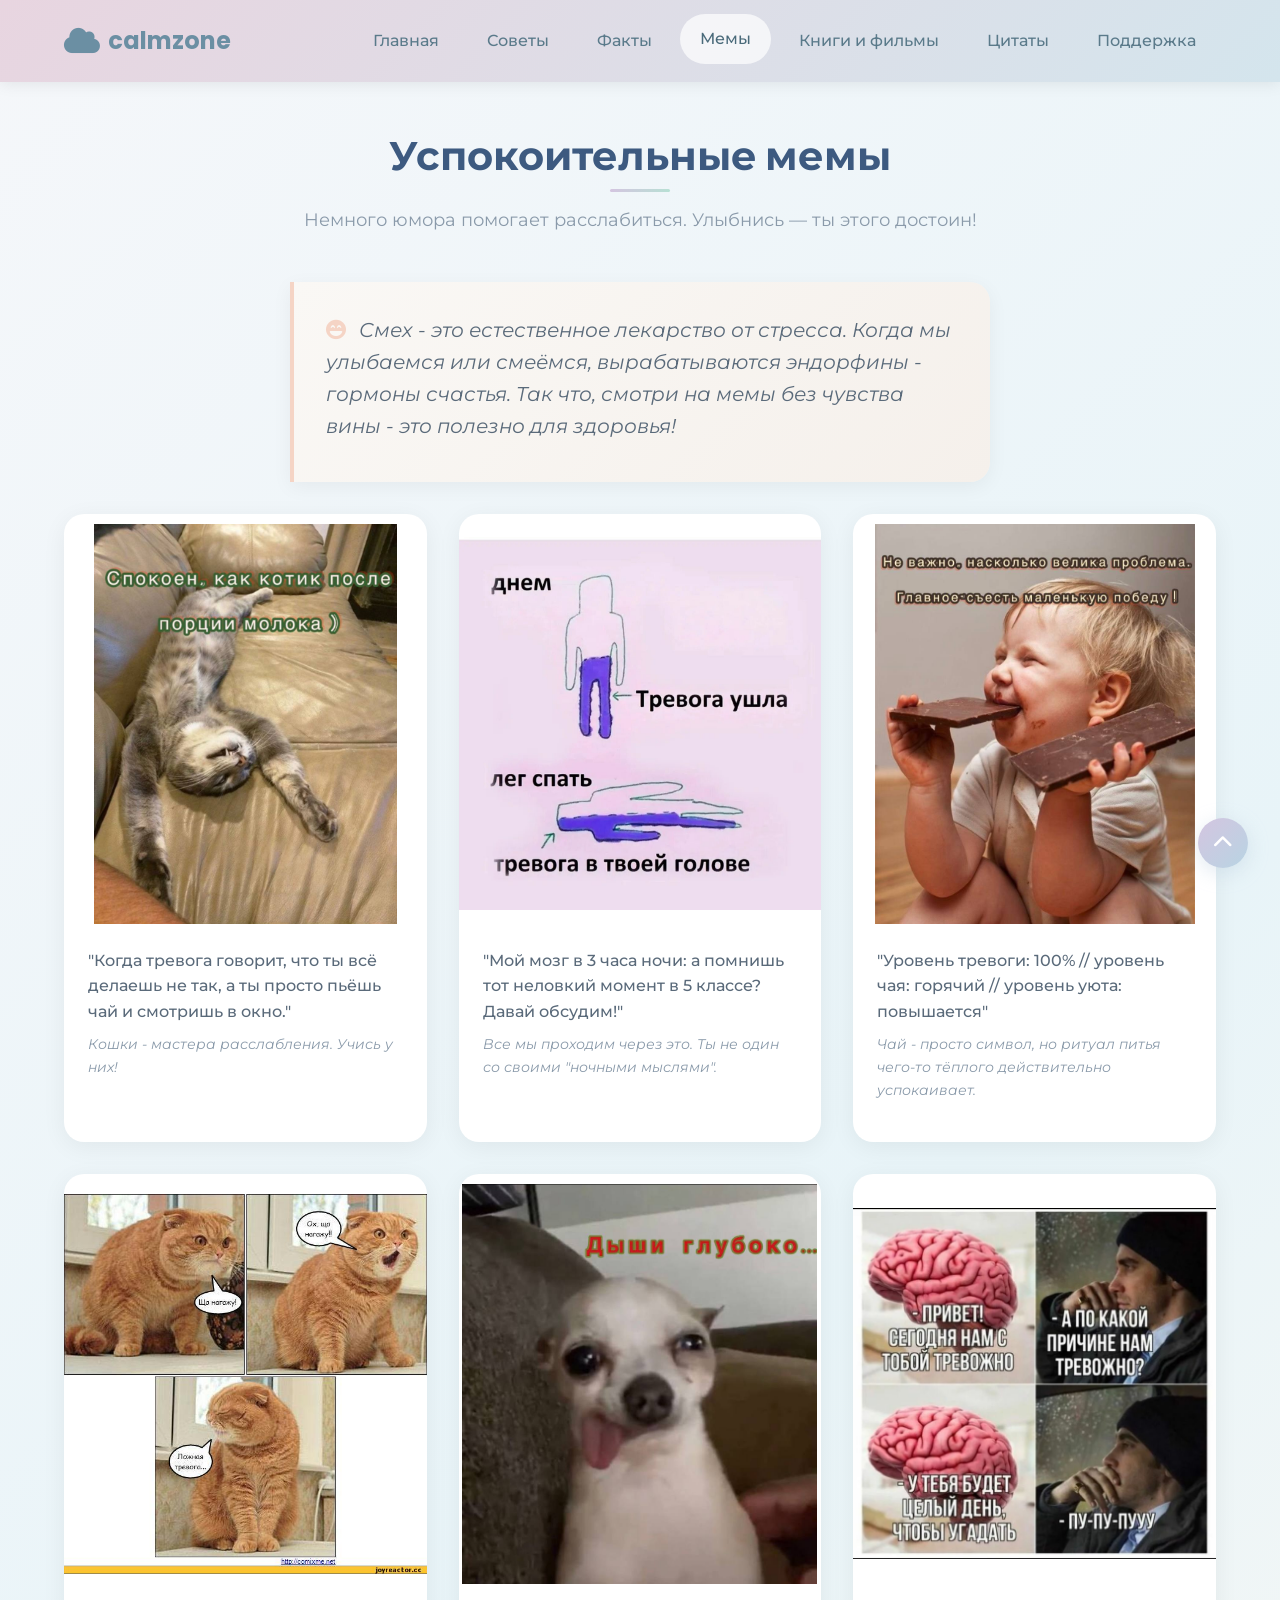
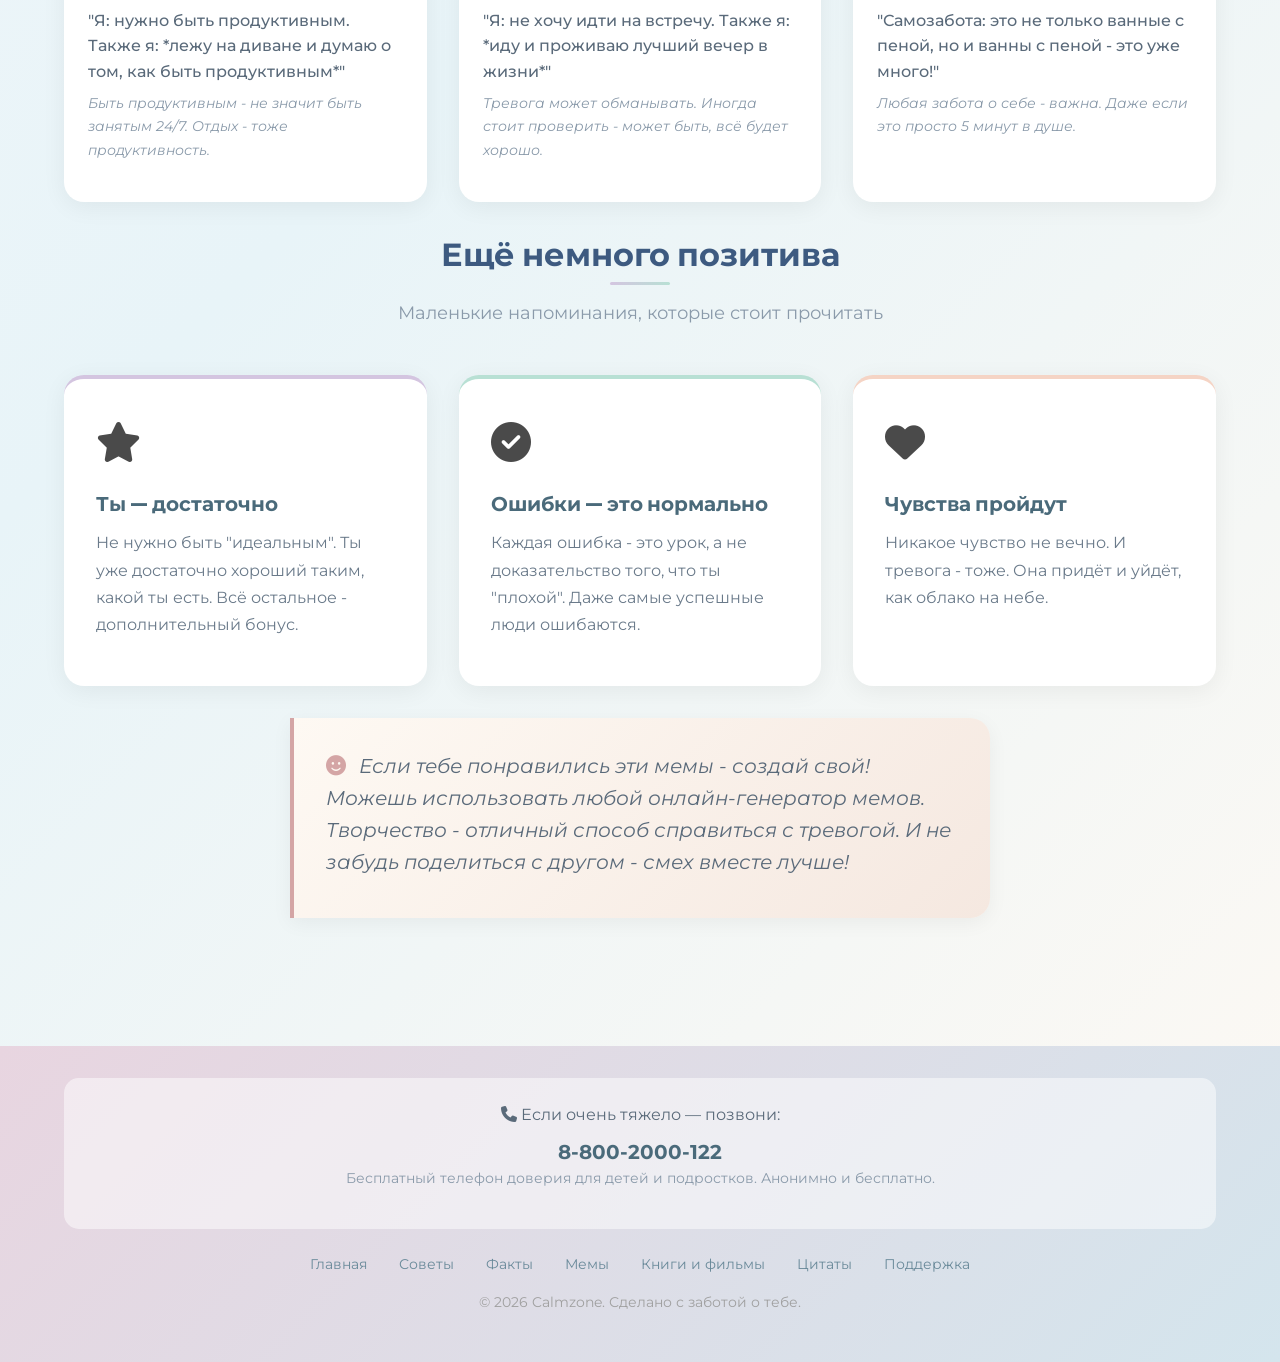
<file: memes.html>
<!DOCTYPE html>
<html lang="ru">
<head>
  <meta charset="UTF-8">
  <meta name="viewport" content="width=device-width, initial-scale=1.0">
  <meta name="description" content="Успокоительные мемы для поднятия настроения и снижения тревожности. Немного юмора никогда не мешало.">
  <title>Успокоительные мемы — Calmzone</title>
  
  <!-- Favicon -->
  <link rel="icon" type="image/svg+xml" href="data:image/svg+xml,<svg xmlns='http://www.w3.org/2000/svg' viewBox='0 0 100 100'><text y='.9em' font-size='90'>cloud</text></svg>">
  
  <!-- Google Fonts -->
  <link rel="preconnect" href="https://fonts.googleapis.com">
  <link rel="preconnect" href="https://fonts.gstatic.com" crossorigin>
  <link href="https://fonts.googleapis.com/css2?family=Montserrat:wght@400;500;600;700&family=Open+Sans:wght@400;600&family=Poppins:wght@500;600;700&display=swap" rel="stylesheet">
  
  <!-- Font Awesome Icons -->
  <link rel="stylesheet" href="https://cdnjs.cloudflare.com/ajax/libs/font-awesome/6.4.0/css/all.min.css">
  
  <!-- Main Stylesheet -->
  <link rel="stylesheet" href="style.css">
</head>
<body>
  <!-- Header -->
  <header class="header">
    <div class="container">
      <a href="index.html" class="logo">
        <span class="logo-icon"><i class="fas fa-cloud"></i></span>
        <span>calmzone</span>
      </a>
      
      <!-- Mobile Menu Toggle -->
      <input type="checkbox" id="menu-toggle" class="menu-toggle">
      <label for="menu-toggle" class="menu-icon">
        <span></span>
        <span></span>
        <span></span>
      </label>
      
      <!-- Navigation -->
      <nav class="nav">
        <ul class="nav-list">
          <li><a href="index.html" class="nav-link">Главная</a></li>
          <li><a href="tips.html" class="nav-link">Советы</a></li>
          <li><a href="facts.html" class="nav-link">Факты</a></li>
          <li><a href="memes.html" class="nav-link active">Мемы</a></li>
          <li><a href="books.html" class="nav-link">Книги и фильмы</a></li>
          <li><a href="quotes.html" class="nav-link">Цитаты</a></li>
          <li><a href="contacts.html" class="nav-link">Поддержка</a></li>
        </ul>
      </nav>
    </div>
  </header>

  <!-- Main Content -->
  <main class="main">
    <div class="container">
      <!-- Page Header -->
      <div class="section-header">
        <h1 class="section-title">Успокоительные мемы</h1>
        <p class="section-subtitle">Немного юмора помогает расслабиться. Улыбнись — ты этого достоин!</p>
      </div>

      <!-- Introduction -->
      <div class="quote-block fade-in" style="background: linear-gradient(135deg, #faf8f5 0%, #f5f0eb 100%); border-left-color: #f5d4c5;">
        <p class="quote-text">
          <i class="fas fa-face-laugh-beam" style="color: #f5d4c5; margin-right: 0.5rem;"></i>
          Смех - это естественное лекарство от стресса. Когда мы улыбаемся или смеёмся, вырабатываются эндорфины - гормоны счастья. Так что, смотри на мемы без чувства вины - это полезно для здоровья!
        </p>
      </div>

      <!-- Meme Gallery -->
      <div class="meme-gallery">
        
        <!-- Meme 1: Cat with tea -->
        <article class="meme-card fade-in" style="animation-delay: 0.1s;">
          <div class="meme-image" style="background-image: url('public/1.jpg');">
            
          </div>
          <div class="meme-content">
            <p class="meme-caption">"Когда тревога говорит, что ты всё делаешь не так, а ты просто пьёшь чай и смотришь в окно."</p>
            <p class="meme-comment">Кошки - мастера расслабления. Учись у них!</p>
          </div>
        </article>

        <!-- Meme 2: Dog in fire -->
        <article class="meme-card fade-in" style="animation-delay: 0.2s;">
          <div class="meme-image" style="background-image: url('public/2.jfif');">
            
          </div>
          <div class="meme-content">
            <p class="meme-caption">"Мой мозг в 3 часа ночи: а помнишь тот неловкий момент в 5 классе? Давай обсудим!"</p>
            <p class="meme-comment">Все мы проходим через это. Ты не один со своими "ночными мыслями".</p>
          </div>
        </article>

        <!-- Meme 3: Anxiety levels -->
        <article class="meme-card fade-in" style="animation-delay: 0.3s;">
          <div class="meme-image" style="background-image: url('public/3.jpg');">
            
          </div>
          <div class="meme-content">
            <p class="meme-caption">"Уровень тревоги: 100% // уровень чая: горячий // уровень уюта: повышается"</p>
            <p class="meme-comment">Чай - просто символ, но ритуал питья чего-то тёплого действительно успокаивает.</p>
          </div>
        </article>

        <!-- Meme 4: Doing nothing -->
        <article class="meme-card fade-in" style="animation-delay: 0.4s;">
          <div class="meme-image" style="background-image: url('public/4.jpeg');">
            
          </div>
          <div class="meme-content">
            <p class="meme-caption">"Я: нужно быть продуктивным. Также я: *лежу на диване и думаю о том, как быть продуктивным*"</p>
            <p class="meme-comment">Быть продуктивным - не значит быть занятым 24/7. Отдых - тоже продуктивность.</p>
          </div>
        </article>

        <!-- Meme 5: Social anxiety -->
        <article class="meme-card fade-in" style="animation-delay: 0.5s;">
          <div class="meme-image" style="background-image: url('public/5.jpg');">
            
          </div>
          <div class="meme-content">
            <p class="meme-caption">"Я: не хочу идти на встречу. Также я: *иду и проживаю лучший вечер в жизни*"</p>
            <p class="meme-comment">Тревога может обманывать. Иногда стоит проверить - может быть, всё будет хорошо.</p>
          </div>
        </article>

        <!-- Meme 6: Self-care -->
        <article class="meme-card fade-in" style="animation-delay: 0.6s;">
          <div class="meme-image" style="background-image: url('public/6.jfif');">
            
          </div>
          <div class="meme-content">
            <p class="meme-caption">"Самозабота: это не только ванные с пеной, но и ванны с пеной - это уже много!"</p>
            <p class="meme-comment">Любая забота о себе - важна. Даже если это просто 5 минут в душе.</p>
          </div>
        </article>

      </div>

      <!-- Bonus Section -->
      <div class="section-header mt-4">
        <h2 class="section-title">Ещё немного позитива</h2>
        <p class="section-subtitle">Маленькие напоминания, которые стоит прочитать</p>
      </div>

      <div class="cards-grid">
        
        <!-- Reminder 1 -->
        <article class="card card-lavender fade-in" style="animation-delay: 0.7s;">
          <div class="card-icon"><i class="fas fa-star"></i></div>
          <h3 class="card-title">Ты — достаточно</h3>
          <p class="card-text">
            Не нужно быть "идеальным". Ты уже достаточно хороший таким, какой ты есть. Всё остальное - дополнительный бонус.
          </p>
        </article>

        <!-- Reminder 2 -->
        <article class="card card-mint fade-in" style="animation-delay: 0.8s;">
          <div class="card-icon"><i class="fas fa-check-circle"></i></div>
          <h3 class="card-title">Ошибки — это нормально</h3>
          <p class="card-text">
            Каждая ошибка - это урок, а не доказательство того, что ты "плохой". Даже самые успешные люди ошибаются.
          </p>
        </article>

        <!-- Reminder 3 -->
        <article class="card card-peach fade-in" style="animation-delay: 0.9s;">
          <div class="card-icon"><i class="fas fa-heart"></i></div>
          <h3 class="card-title">Чувства пройдут</h3>
          <p class="card-text">
            Никакое чувство не вечно. И тревога - тоже. Она придёт и уйдёт, как облако на небе.
          </p>
        </article>

      </div>

      <!-- Fun Note -->
      <div class="quote-block mt-4 fade-in" style="animation-delay: 1s;">
        <p class="quote-text">
          <i class="fas fa-smile" style="color: #d4a5a5; margin-right: 0.5rem;"></i>
          Если тебе понравились эти мемы - создай свой! Можешь использовать любой онлайн-генератор мемов. Творчество - отличный способ справиться с тревогой. И не забудь поделиться с другом - смех вместе лучше!
        </p>
      </div>
    </div>
  </main>

  <!-- Footer -->
  <footer class="footer">
    <div class="container">
      <div class="footer-content">
        <!-- Help Section -->
        <div class="footer-help">
          <p class="footer-help-title"><i class="fas fa-phone"></i> Если очень тяжело — позвони:</p>
          <a href="tel:88002000122" class="footer-help-phone">8-800-2000-122</a>
          <p class="footer-help-text">Бесплатный телефон доверия для детей и подростков. Анонимно и бесплатно.</p>
        </div>
        
        <!-- Footer Links -->
        <div class="footer-links">
          <a href="index.html" class="footer-link">Главная</a>
          <a href="tips.html" class="footer-link">Советы</a>
          <a href="facts.html" class="footer-link">Факты</a>
          <a href="memes.html" class="footer-link">Мемы</a>
          <a href="books.html" class="footer-link">Книги и фильмы</a>
          <a href="quotes.html" class="footer-link">Цитаты</a>
          <a href="contacts.html" class="footer-link">Поддержка</a>
        </div>
        
        <p class="footer-copyright">&copy; 2026 Calmzone. Сделано с заботой о тебе.</p>
      </div>
    </div>
  </footer>

  <!-- Back to Top Button -->
  <a href="#" class="back-to-top" title="Наверх">
    <i class="fas fa-chevron-up"></i>
  </a>
</body>
</html>
</file>
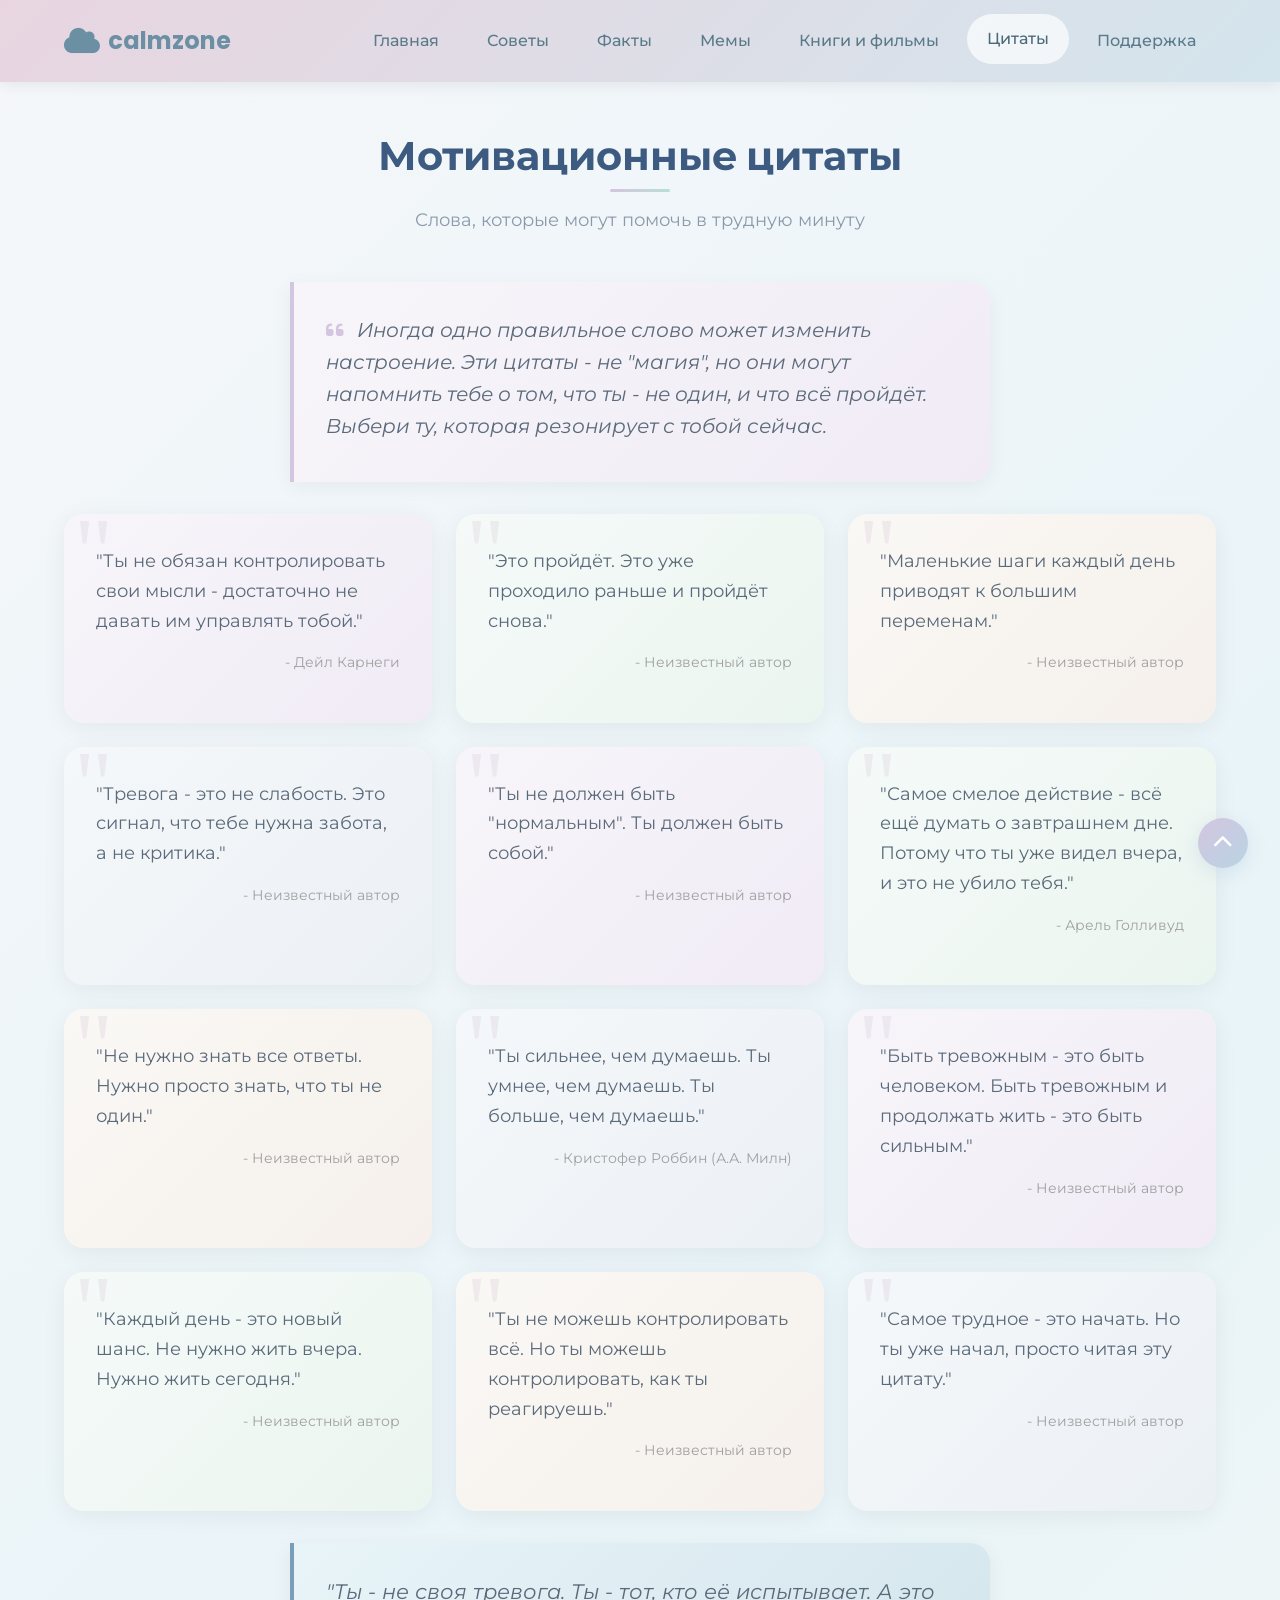
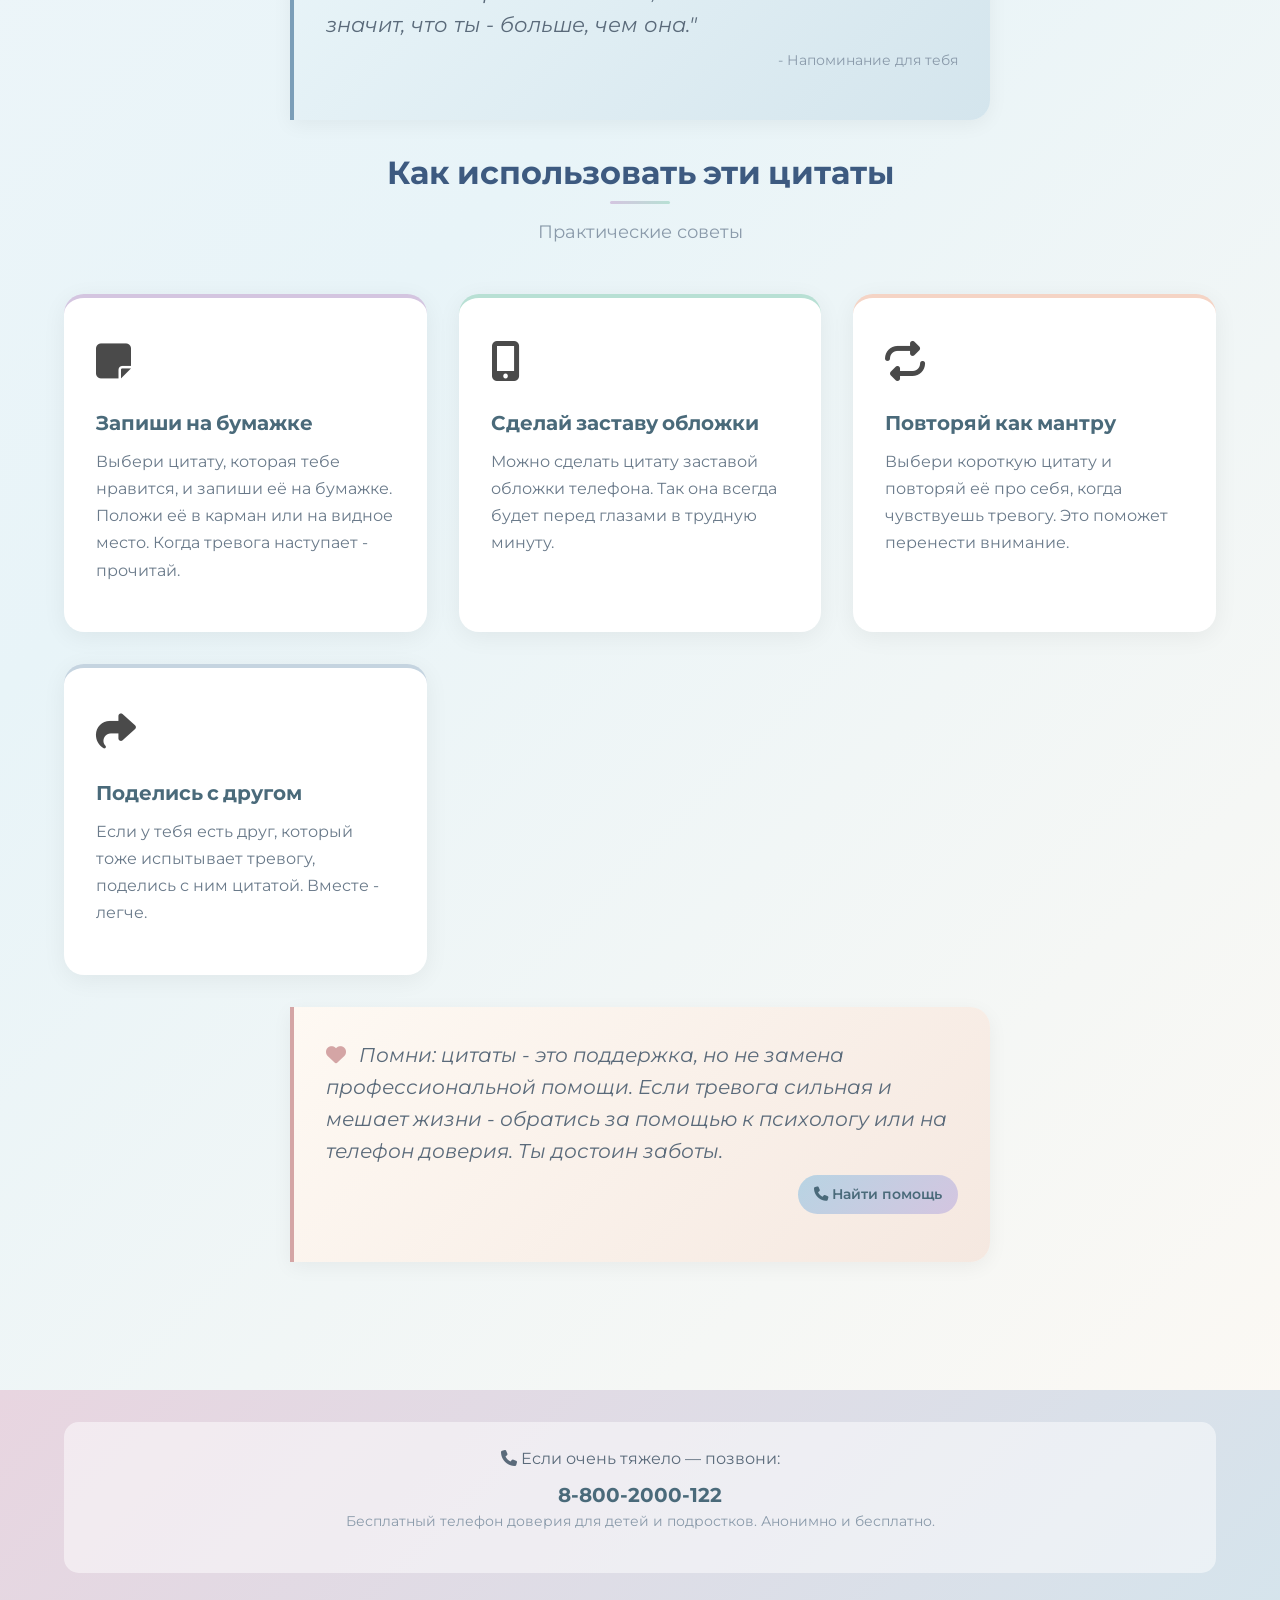
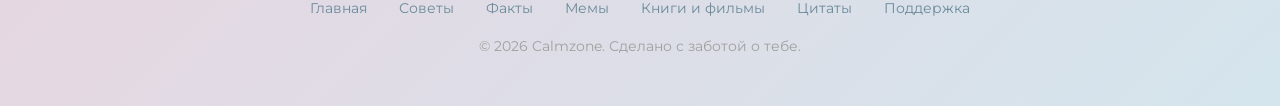
<file: quotes.html>
<!DOCTYPE html>
<html lang="ru">
<head>
  <meta charset="UTF-8">
  <meta name="viewport" content="width=device-width, initial-scale=1.0">
  <meta name="description" content="Мотивационные цитаты для вдохновения и поддержки - слова, которые помогают справиться с тревогой.">
  <title>Мотивационные цитаты — Calmzone</title>
  
  <!-- Favicon -->
  <link rel="icon" type="image/svg+xml" href="data:image/svg+xml,<svg xmlns='http://www.w3.org/2000/svg' viewBox='0 0 100 100'><text y='.9em' font-size='90'>cloud</text></svg>">
  
  <!-- Google Fonts -->
  <link rel="preconnect" href="https://fonts.googleapis.com">
  <link rel="preconnect" href="https://fonts.gstatic.com" crossorigin>
  <link href="https://fonts.googleapis.com/css2?family=Montserrat:wght@400;500;600;700&family=Open+Sans:wght@400;600&family=Poppins:wght@500;600;700&display=swap" rel="stylesheet">
  
  <!-- Font Awesome Icons -->
  <link rel="stylesheet" href="https://cdnjs.cloudflare.com/ajax/libs/font-awesome/6.4.0/css/all.min.css">
  
  <!-- Main Stylesheet -->
  <link rel="stylesheet" href="style.css">
</head>
<body>
  <!-- Header -->
  <header class="header">
    <div class="container">
      <a href="index.html" class="logo">
        <span class="logo-icon"><i class="fas fa-cloud"></i></span>
        <span>calmzone</span>
      </a>
      
      <!-- Mobile Menu Toggle -->
      <input type="checkbox" id="menu-toggle" class="menu-toggle">
      <label for="menu-toggle" class="menu-icon">
        <span></span>
        <span></span>
        <span></span>
      </label>
      
      <!-- Navigation -->
      <nav class="nav">
        <ul class="nav-list">
          <li><a href="index.html" class="nav-link">Главная</a></li>
          <li><a href="tips.html" class="nav-link">Советы</a></li>
          <li><a href="facts.html" class="nav-link">Факты</a></li>
          <li><a href="memes.html" class="nav-link">Мемы</a></li>
          <li><a href="books.html" class="nav-link">Книги и фильмы</a></li>
          <li><a href="quotes.html" class="nav-link active">Цитаты</a></li>
          <li><a href="contacts.html" class="nav-link">Поддержка</a></li>
        </ul>
      </nav>
    </div>
  </header>

  <!-- Main Content -->
  <main class="main">
    <div class="container">
      <!-- Page Header -->
      <div class="section-header">
        <h1 class="section-title">Мотивационные цитаты</h1>
        <p class="section-subtitle">Слова, которые могут помочь в трудную минуту</p>
      </div>

      <!-- Introduction -->
      <div class="quote-block fade-in" style="background: linear-gradient(135deg, #f8f5fa 0%, #f0ebf5 100%); border-left-color: #d4c5e0;">
        <p class="quote-text">
          <i class="fas fa-quote-left" style="color: #d4c5e0; margin-right: 0.5rem;"></i>
          Иногда одно правильное слово может изменить настроение. Эти цитаты - не "магия", но они могут напомнить тебе о том, что ты - не один, и что всё пройдёт. Выбери ту, которая резонирует с тобой сейчас.
        </p>
      </div>

      <!-- Quotes Grid -->
      <div class="quotes-grid">
        
        <!-- Quote 1 -->
        <article class="quote-card quote-card-lavender fade-in" style="animation-delay: 0.1s;">
          <p class="quote-card-text">
            "Ты не обязан контролировать свои мысли - достаточно не давать им управлять тобой."
          </p>
          <p class="quote-card-author">- Дейл Карнеги</p>
        </article>

        <!-- Quote 2 -->
        <article class="quote-card quote-card-mint fade-in" style="animation-delay: 0.15s;">
          <p class="quote-card-text">
            "Это пройдёт. Это уже проходило раньше и пройдёт снова."
          </p>
          <p class="quote-card-author">- Неизвестный автор</p>
        </article>

        <!-- Quote 3 -->
        <article class="quote-card quote-card-peach fade-in" style="animation-delay: 0.2s;">
          <p class="quote-card-text">
            "Маленькие шаги каждый день приводят к большим переменам."
          </p>
          <p class="quote-card-author">- Неизвестный автор</p>
        </article>

        <!-- Quote 4 -->
        <article class="quote-card quote-card-blue fade-in" style="animation-delay: 0.25s;">
          <p class="quote-card-text">
            "Тревога - это не слабость. Это сигнал, что тебе нужна забота, а не критика."
          </p>
          <p class="quote-card-author">- Неизвестный автор</p>
        </article>

        <!-- Quote 5 -->
        <article class="quote-card quote-card-lavender fade-in" style="animation-delay: 0.3s;">
          <p class="quote-card-text">
            "Ты не должен быть "нормальным". Ты должен быть собой."
          </p>
          <p class="quote-card-author">- Неизвестный автор</p>
        </article>

        <!-- Quote 6 -->
        <article class="quote-card quote-card-mint fade-in" style="animation-delay: 0.35s;">
          <p class="quote-card-text">
            "Самое смелое действие - всё ещё думать о завтрашнем дне. Потому что ты уже видел вчера, и это не убило тебя."
          </p>
          <p class="quote-card-author">- Арель Голливуд</p>
        </article>

        <!-- Quote 7 -->
        <article class="quote-card quote-card-peach fade-in" style="animation-delay: 0.4s;">
          <p class="quote-card-text">
            "Не нужно знать все ответы. Нужно просто знать, что ты не один."
          </p>
          <p class="quote-card-author">- Неизвестный автор</p>
        </article>

        <!-- Quote 8 -->
        <article class="quote-card quote-card-blue fade-in" style="animation-delay: 0.45s;">
          <p class="quote-card-text">
            "Ты сильнее, чем думаешь. Ты умнее, чем думаешь. Ты больше, чем думаешь."
          </p>
          <p class="quote-card-author">- Кристофер Роббин (А.А. Милн)</p>
        </article>

        <!-- Quote 9 -->
        <article class="quote-card quote-card-lavender fade-in" style="animation-delay: 0.5s;">
          <p class="quote-card-text">
            "Быть тревожным - это быть человеком. Быть тревожным и продолжать жить - это быть сильным."
          </p>
          <p class="quote-card-author">- Неизвестный автор</p>
        </article>

        <!-- Quote 10 -->
        <article class="quote-card quote-card-mint fade-in" style="animation-delay: 0.55s;">
          <p class="quote-card-text">
            "Каждый день - это новый шанс. Не нужно жить вчера. Нужно жить сегодня."
          </p>
          <p class="quote-card-author">- Неизвестный автор</p>
        </article>

        <!-- Quote 11 -->
        <article class="quote-card quote-card-peach fade-in" style="animation-delay: 0.6s;">
          <p class="quote-card-text">
            "Ты не можешь контролировать всё. Но ты можешь контролировать, как ты реагируешь."
          </p>
          <p class="quote-card-author">- Неизвестный автор</p>
        </article>

        <!-- Quote 12 -->
        <article class="quote-card quote-card-blue fade-in" style="animation-delay: 0.65s;">
          <p class="quote-card-text">
            "Самое трудное - это начать. Но ты уже начал, просто читая эту цитату."
          </p>
          <p class="quote-card-author">- Неизвестный автор</p>
        </article>

      </div>

      <!-- Special Quote -->
      <div class="quote-block mt-4 fade-in" style="animation-delay: 0.7s; background: linear-gradient(135deg, #e8f4f8 0%, #d4e5ed 100%); border-left-color: #7b9eb8;">
        <p class="quote-text" style="font-size: 1.3rem;">
          "Ты - не своя тревога. Ты - тот, кто её испытывает. А это значит, что ты - больше, чем она."
        </p>
        <p class="quote-author">- Напоминание для тебя</p>
      </div>

      <!-- Tips for using quotes -->
      <div class="section-header mt-4">
        <h2 class="section-title">Как использовать эти цитаты</h2>
        <p class="section-subtitle">Практические советы</p>
      </div>

      <div class="cards-grid">
        
        <article class="card card-lavender fade-in" style="animation-delay: 0.8s;">
          <div class="card-icon"><i class="fas fa-sticky-note"></i></div>
          <h3 class="card-title">Запиши на бумажке</h3>
          <p class="card-text">
            Выбери цитату, которая тебе нравится, и запиши её на бумажке. Положи её в карман или на видное место. Когда тревога наступает - прочитай.
          </p>
        </article>

        <article class="card card-mint fade-in" style="animation-delay: 0.85s;">
          <div class="card-icon"><i class="fas fa-mobile-alt"></i></div>
          <h3 class="card-title">Сделай заставу обложки</h3>
          <p class="card-text">
            Можно сделать цитату заставой обложки телефона. Так она всегда будет перед глазами в трудную минуту.
          </p>
        </article>

        <article class="card card-peach fade-in" style="animation-delay: 0.9s;">
          <div class="card-icon"><i class="fas fa-repeat"></i></div>
          <h3 class="card-title">Повторяй как мантру</h3>
          <p class="card-text">
            Выбери короткую цитату и повторяй её про себя, когда чувствуешь тревогу. Это поможет перенести внимание.
          </p>
        </article>

        <article class="card card-blue fade-in" style="animation-delay: 0.95s;">
          <div class="card-icon"><i class="fas fa-share"></i></div>
          <h3 class="card-title">Поделись с другом</h3>
          <p class="card-text">
            Если у тебя есть друг, который тоже испытывает тревогу, поделись с ним цитатой. Вместе - легче.
          </p>
        </article>

      </div>

      <!-- Final Note -->
      <div class="quote-block mt-4 fade-in" style="animation-delay: 1s;">
        <p class="quote-text">
          <i class="fas fa-heart" style="color: #d4a5a5; margin-right: 0.5rem;"></i>
          Помни: цитаты - это поддержка, но не замена профессиональной помощи. Если тревога сильная и мешает жизни - обратись за помощью к психологу или на телефон доверия. Ты достоин заботы.
        </p>
        <p class="quote-author">
          <a href="contacts.html" class="btn btn-primary" style="font-size: 0.9rem; padding: 0.5rem 1rem;">
            <i class="fas fa-phone"></i> Найти помощь
          </a>
        </p>
      </div>
    </div>
  </main>

  <!-- Footer -->
  <footer class="footer">
    <div class="container">
      <div class="footer-content">
        <!-- Help Section -->
        <div class="footer-help">
          <p class="footer-help-title"><i class="fas fa-phone"></i> Если очень тяжело — позвони:</p>
          <a href="tel:88002000122" class="footer-help-phone">8-800-2000-122</a>
          <p class="footer-help-text">Бесплатный телефон доверия для детей и подростков. Анонимно и бесплатно.</p>
        </div>
        
        <!-- Footer Links -->
        <div class="footer-links">
          <a href="index.html" class="footer-link">Главная</a>
          <a href="tips.html" class="footer-link">Советы</a>
          <a href="facts.html" class="footer-link">Факты</a>
          <a href="memes.html" class="footer-link">Мемы</a>
          <a href="books.html" class="footer-link">Книги и фильмы</a>
          <a href="quotes.html" class="footer-link">Цитаты</a>
          <a href="contacts.html" class="footer-link">Поддержка</a>
        </div>
        
        <p class="footer-copyright">&copy; 2026 Calmzone. Сделано с заботой о тебе.</p>
      </div>
    </div>
  </footer>

  <!-- Back to Top Button -->
  <a href="#" class="back-to-top" title="Наверх">
    <i class="fas fa-chevron-up"></i>
  </a>
</body>
</html>
</file>
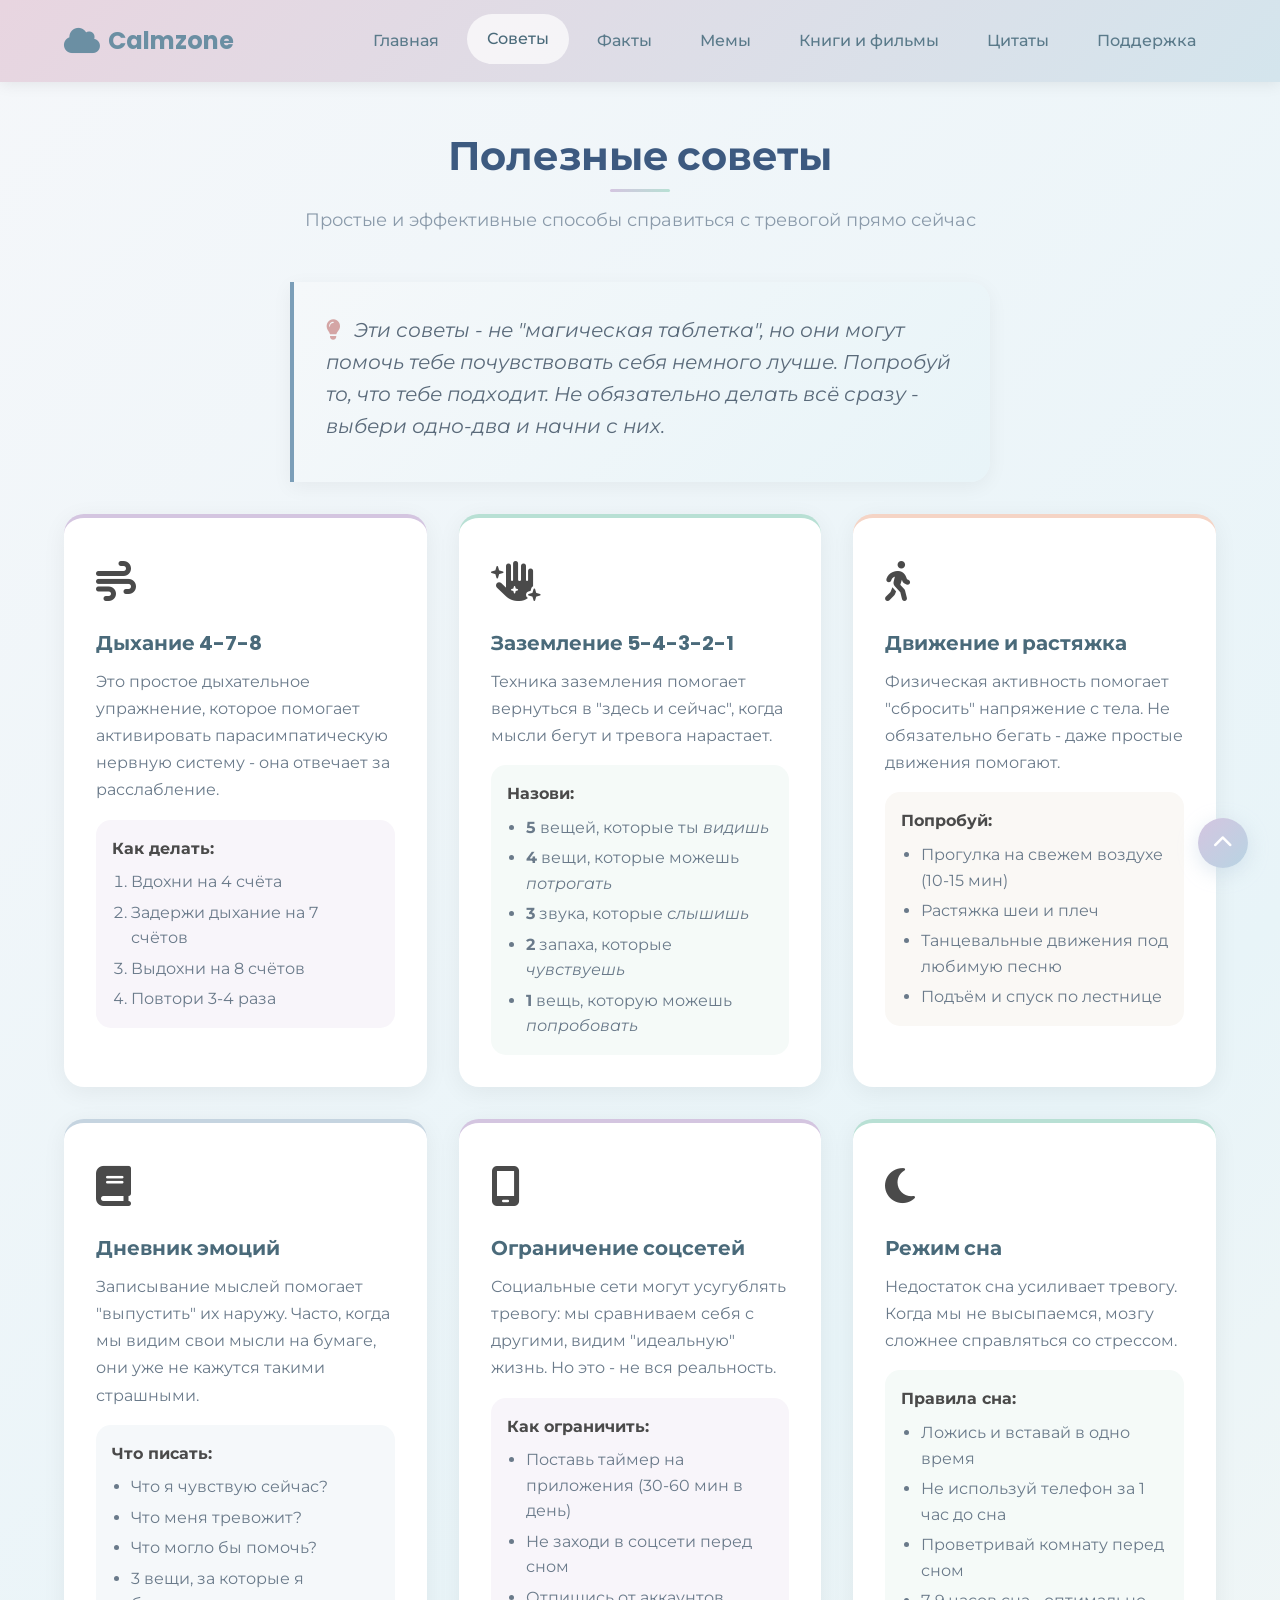
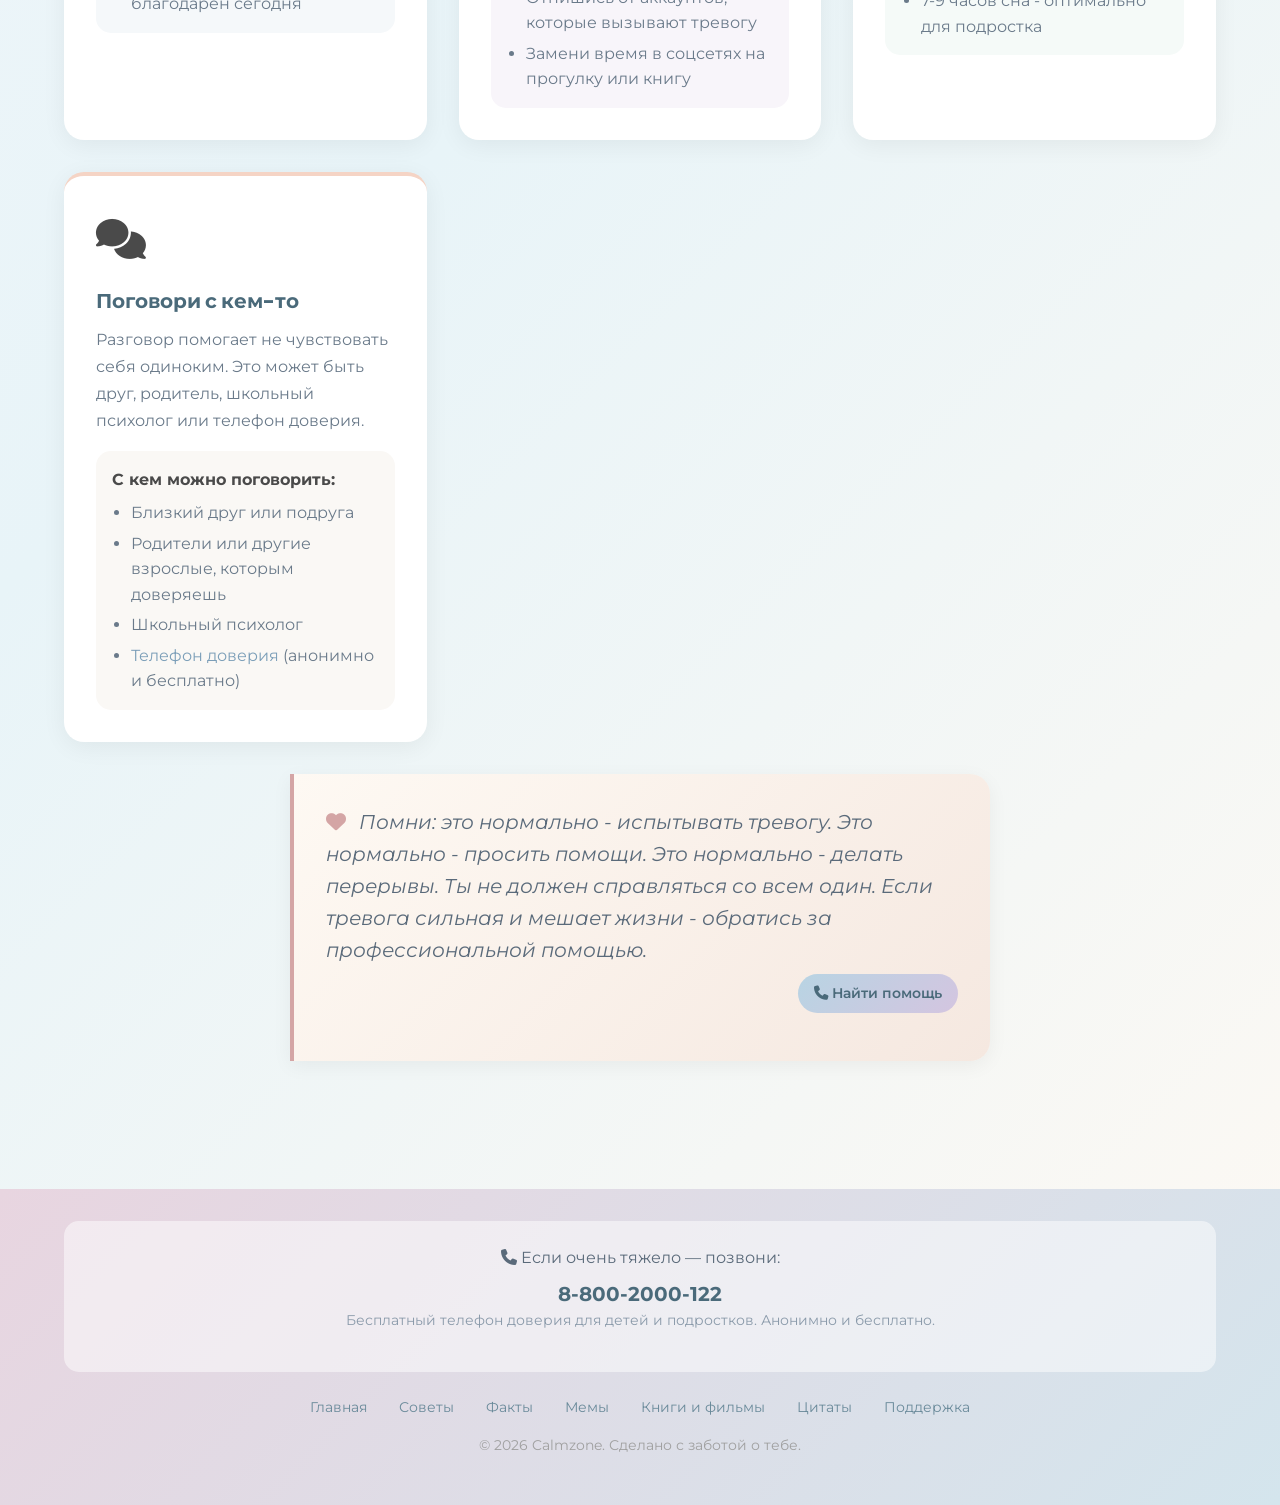
<file: tips.html>
<!DOCTYPE html>
<html>
<head>
  <meta charset="UTF-8">
  <meta name="viewport" content="width=device-width, initial-scale=1.0">
  <meta name="description" content="Полезные советы по снижению тревожности - дыхание, заземление, движение и другие эффективные методы.">
  <title>Полезные советы — Calmzone</title>
  
  <!-- Favicon -->
  <link rel="icon" type="image/svg+xml" href="data:image/svg+xml,<svg xmlns='http://www.w3.org/2000/svg' viewBox='0 0 100 100'><text y='.9em' font-size='90'>cloud</text></svg>">
  
  <!-- Google Fonts -->
  <link rel="preconnect" href="https://fonts.googleapis.com">
  <link rel="preconnect" href="https://fonts.gstatic.com" crossorigin>
  <link href="https://fonts.googleapis.com/css2?family=Montserrat:wght@400;500;600;700&family=Open+Sans:wght@400;600&family=Poppins:wght@500;600;700&display=swap" rel="stylesheet">
  
  <!-- Font Awesome Icons -->
  <link rel="stylesheet" href="https://cdnjs.cloudflare.com/ajax/libs/font-awesome/6.4.0/css/all.min.css">
  
  <!-- Main Stylesheet -->
  <link rel="stylesheet" href="style.css">
</head>
<body>
  <!-- Header -->
  <header class="header">
    <div class="container">
      <a href="index.html" class="logo">
        <span class="logo-icon"><i class="fas fa-cloud"></i></span>
        <span>Calmzone</span>
      </a>
      
      <!-- Mobile Menu Toggle -->
      <input type="checkbox" id="menu-toggle" class="menu-toggle">
      <label for="menu-toggle" class="menu-icon">
        <span></span>
        <span></span>
        <span></span>
      </label>
      
      <!-- Navigation -->
      <nav class="nav">
        <ul class="nav-list">
          <li><a href="index.html" class="nav-link">Главная</a></li>
          <li><a href="tips.html" class="nav-link active">Советы</a></li>
          <li><a href="facts.html" class="nav-link">Факты</a></li>
          <li><a href="memes.html" class="nav-link">Мемы</a></li>
          <li><a href="books.html" class="nav-link">Книги и фильмы</a></li>
          <li><a href="quotes.html" class="nav-link">Цитаты</a></li>
          <li><a href="contacts.html" class="nav-link">Поддержка</a></li>
        </ul>
      </nav>
    </div>
  </header>

  <!-- Main Content -->
  <main class="main">
    <div class="container">
      <!-- Page Header -->
      <div class="section-header">
        <h1 class="section-title">Полезные советы</h1>
        <p class="section-subtitle">Простые и эффективные способы справиться с тревогой прямо сейчас</p>
      </div>

      <!-- Introduction -->
      <div class="quote-block fade-in" style="background: linear-gradient(135deg, #f5f8fa 0%, #e8f4f8 100%); border-left-color: #7b9eb8;">
        <p class="quote-text">
          <i class="fas fa-lightbulb" style="color: #d4a5a5; margin-right: 0.5rem;"></i>
          Эти советы - не "магическая таблетка", но они могут помочь тебе почувствовать себя немного лучше. Попробуй то, что тебе подходит. Не обязательно делать всё сразу - выбери одно-два и начни с них.
        </p>
      </div>

      <!-- Tips Cards -->
      <div class="cards-grid">
        
        <!-- Tip 1: Breathing 4-7-8 -->
        <article class="card card-lavender fade-in" style="animation-delay: 0.1s;">
          <div class="card-icon"><i class="fas fa-wind"></i></div>
          <h3 class="card-title">Дыхание 4-7-8</h3>
          <p class="card-text">
            Это простое дыхательное упражнение, которое помогает активировать парасимпатическую нервную систему - она отвечает за расслабление.
          </p>
          <div style="background: #f8f5fa; border-radius: 15px; padding: 1rem; margin-top: 1rem;">
            <p style="margin-bottom: 0.5rem;"><strong>Как делать:</strong></p>
            <ol style="padding-left: 1.2rem; color: #6a7a8a;">
              <li style="margin-bottom: 0.3rem;">Вдохни на 4 счёта</li>
              <li style="margin-bottom: 0.3rem;">Задержи дыхание на 7 счётов</li>
              <li style="margin-bottom: 0.3rem;">Выдохни на 8 счётов</li>
              <li>Повтори 3-4 раза</li>
            </ol>
          </div>
        </article>

        <!-- Tip 2: Grounding 5-4-3-2-1 -->
        <article class="card card-mint fade-in" style="animation-delay: 0.2s;">
          <div class="card-icon"><i class="fas fa-hand-sparkles"></i></div>
          <h3 class="card-title">Заземление 5-4-3-2-1</h3>
          <p class="card-text">
            Техника заземления помогает вернуться в "здесь и сейчас", когда мысли бегут и тревога нарастает.
          </p>
          <div style="background: #f5faf8; border-radius: 15px; padding: 1rem; margin-top: 1rem;">
            <p style="margin-bottom: 0.5rem;"><strong>Назови:</strong></p>
            <ul style="padding-left: 1.2rem; color: #6a7a8a;">
              <li style="margin-bottom: 0.3rem;"><strong>5</strong> вещей, которые ты <em>видишь</em></li>
              <li style="margin-bottom: 0.3rem;"><strong>4</strong> вещи, которые можешь <em>потрогать</em></li>
              <li style="margin-bottom: 0.3rem;"><strong>3</strong> звука, которые <em>слышишь</em></li>
              <li style="margin-bottom: 0.3rem;"><strong>2</strong> запаха, которые <em>чувствуешь</em></li>
              <li><strong>1</strong> вещь, которую можешь <em>попробовать</em></li>
            </ul>
          </div>
        </article>

        <!-- Tip 3: Movement -->
        <article class="card card-peach fade-in" style="animation-delay: 0.3s;">
          <div class="card-icon"><i class="fas fa-person-walking"></i></div>
          <h3 class="card-title">Движение и растяжка</h3>
          <p class="card-text">
            Физическая активность помогает "сбросить" напряжение с тела. Не обязательно бегать - даже простые движения помогают.
          </p>
          <div style="background: #faf8f5; border-radius: 15px; padding: 1rem; margin-top: 1rem;">
            <p style="margin-bottom: 0.5rem;"><strong>Попробуй:</strong></p>
            <ul style="padding-left: 1.2rem; color: #6a7a8a;">
              <li style="margin-bottom: 0.3rem;">Прогулка на свежем воздухе (10-15 мин)</li>
              <li style="margin-bottom: 0.3rem;">Растяжка шеи и плеч</li>
              <li style="margin-bottom: 0.3rem;">Танцевальные движения под любимую песню</li>
              <li>Подъём и спуск по лестнице</li>
            </ul>
          </div>
        </article>

        <!-- Tip 4: Emotion Journal -->
        <article class="card card-blue fade-in" style="animation-delay: 0.4s;">
          <div class="card-icon"><i class="fas fa-book"></i></div>
          <h3 class="card-title">Дневник эмоций</h3>
          <p class="card-text">
            Записывание мыслей помогает "выпустить" их наружу. Часто, когда мы видим свои мысли на бумаге, они уже не кажутся такими страшными.
          </p>
          <div style="background: #f5f8fa; border-radius: 15px; padding: 1rem; margin-top: 1rem;">
            <p style="margin-bottom: 0.5rem;"><strong>Что писать:</strong></p>
            <ul style="padding-left: 1.2rem; color: #6a7a8a;">
              <li style="margin-bottom: 0.3rem;">Что я чувствую сейчас?</li>
              <li style="margin-bottom: 0.3rem;">Что меня тревожит?</li>
              <li style="margin-bottom: 0.3rem;">Что могло бы помочь?</li>
              <li>3 вещи, за которые я благодарен сегодня</li>
            </ul>
          </div>
        </article>

        <!-- Tip 5: Social Media Limits -->
        <article class="card card-lavender fade-in" style="animation-delay: 0.5s;">
          <div class="card-icon"><i class="fas fa-mobile-screen"></i></div>
          <h3 class="card-title">Ограничение соцсетей</h3>
          <p class="card-text">
            Социальные сети могут усугублять тревогу: мы сравниваем себя с другими, видим "идеальную" жизнь. Но это - не вся реальность.
          </p>
          <div style="background: #f8f5fa; border-radius: 15px; padding: 1rem; margin-top: 1rem;">
            <p style="margin-bottom: 0.5rem;"><strong>Как ограничить:</strong></p>
            <ul style="padding-left: 1.2rem; color: #6a7a8a;">
              <li style="margin-bottom: 0.3rem;">Поставь таймер на приложения (30-60 мин в день)</li>
              <li style="margin-bottom: 0.3rem;">Не заходи в соцсети перед сном</li>
              <li style="margin-bottom: 0.3rem;">Отпишись от аккаунтов, которые вызывают тревогу</li>
              <li>Замени время в соцсетях на прогулку или книгу</li>
            </ul>
          </div>
        </article>

        <!-- Tip 6: Sleep -->
        <article class="card card-mint fade-in" style="animation-delay: 0.6s;">
          <div class="card-icon"><i class="fas fa-moon"></i></div>
          <h3 class="card-title">Режим сна</h3>
          <p class="card-text">
            Недостаток сна усиливает тревогу. Когда мы не высыпаемся, мозгу сложнее справляться со стрессом.
          </p>
          <div style="background: #f5faf8; border-radius: 15px; padding: 1rem; margin-top: 1rem;">
            <p style="margin-bottom: 0.5rem;"><strong>Правила сна:</strong></p>
            <ul style="padding-left: 1.2rem; color: #6a7a8a;">
              <li style="margin-bottom: 0.3rem;">Ложись и вставай в одно время</li>
              <li style="margin-bottom: 0.3rem;">Не используй телефон за 1 час до сна</li>
              <li style="margin-bottom: 0.3rem;">Проветривай комнату перед сном</li>
              <li>7-9 часов сна - оптимально для подростка</li>
            </ul>
          </div>
        </article>

        <!-- Tip 7: Talk to Someone -->
        <article class="card card-peach fade-in" style="animation-delay: 0.7s;">
          <div class="card-icon"><i class="fas fa-comments"></i></div>
          <h3 class="card-title">Поговори с кем-то</h3>
          <p class="card-text">
            Разговор помогает не чувствовать себя одиноким. Это может быть друг, родитель, школьный психолог или телефон доверия.
          </p>
          <div style="background: #faf8f5; border-radius: 15px; padding: 1rem; margin-top: 1rem;">
            <p style="margin-bottom: 0.5rem;"><strong>С кем можно поговорить:</strong></p>
            <ul style="padding-left: 1.2rem; color: #6a7a8a;">
              <li style="margin-bottom: 0.3rem;">Близкий друг или подруга</li>
              <li style="margin-bottom: 0.3rem;">Родители или другие взрослые, которым доверяешь</li>
              <li style="margin-bottom: 0.3rem;">Школьный психолог</li>
              <li><a href="contacts.html" style="color: #7b9eb8;">Телефон доверия</a> (анонимно и бесплатно)</li>
            </ul>
          </div>
        </article>

      </div>

      <!-- Additional Note -->
      <div class="quote-block mt-4 fade-in" style="animation-delay: 0.8s;">
        <p class="quote-text">
          <i class="fas fa-heart" style="color: #d4a5a5; margin-right: 0.5rem;"></i>
          Помни: это нормально - испытывать тревогу. Это нормально - просить помощи. Это нормально - делать перерывы. Ты не должен справляться со всем один. Если тревога сильная и мешает жизни - обратись за профессиональной помощью.
        </p>
        <p class="quote-author">
          <a href="contacts.html" class="btn btn-primary" style="font-size: 0.9rem; padding: 0.5rem 1rem;">
            <i class="fas fa-phone"></i> Найти помощь
          </a>
        </p>
      </div>
    </div>
  </main>

  <!-- Footer -->
  <footer class="footer">
    <div class="container">
      <div class="footer-content">
        <!-- Help Section -->
        <div class="footer-help">
          <p class="footer-help-title"><i class="fas fa-phone"></i> Если очень тяжело — позвони:</p>
          <a href="tel:88002000122" class="footer-help-phone">8-800-2000-122</a>
          <p class="footer-help-text">Бесплатный телефон доверия для детей и подростков. Анонимно и бесплатно.</p>
        </div>
        
        <!-- Footer Links -->
        <div class="footer-links">
          <a href="index.html" class="footer-link">Главная</a>
          <a href="tips.html" class="footer-link">Советы</a>
          <a href="facts.html" class="footer-link">Факты</a>
          <a href="memes.html" class="footer-link">Мемы</a>
          <a href="books.html" class="footer-link">Книги и фильмы</a>
          <a href="quotes.html" class="footer-link">Цитаты</a>
          <a href="contacts.html" class="footer-link">Поддержка</a>
        </div>
        
        <p class="footer-copyright">&copy; 2026 Calmzone. Сделано с заботой о тебе.</p>
      </div>
    </div>
  </footer>

  <!-- Back to Top Button -->
  <a href="#" class="back-to-top" title="Наверх">
    <i class="fas fa-chevron-up"></i>
  </a>
</body>
</html>
</file>
<file: style.css>
/* ============================================
   Relax Site - Styles for Anxiety Relief
   calm, modern, supportive design for teens
   ============================================ */

/* === Reset & Normalize === */
*,
*::before,
*::after {
  box-sizing: border-box;
  margin: 0;
  padding: 0;
}

html {
  scroll-behavior: smooth;
  font-size: 16px;
}

body {
  font-family: 'Montserrat', 'Open Sans', sans-serif;
  line-height: 1.6;
  color: #4a4a4a;
  background: linear-gradient(135deg, #f5f7fa 0%, #e8f4f8 50%, #fef9f3 100%);
  min-height: 100vh;
  overflow-x: hidden;
}

/* === Typography === */
h1, h2, h3, h4 {
  font-family: 'Poppins', 'Montserrat', sans-serif;
  font-weight: 700;
  line-height: 1.3;
  color: #3d5a80;
}

h1 {
  font-size: 2.5rem;
}

h2 {
  font-size: 2rem;
}

h3 {
  font-size: 1.5rem;
}

p {
  margin-bottom: 1rem;
}

a {
  color: #7b9eb8;
  text-decoration: none;
  transition: color 0.3s ease;
}

a:hover {
  color: #5c7a99;
}

/* === Layout === */
.container {
  max-width: 1200px;
  margin: 0 auto;
  padding: 0 1.5rem;
}

/* === Animations === */
@keyframes fadeIn {
  from {
    opacity: 0;
    transform: translateY(20px);
  }
  to {
    opacity: 1;
    transform: translateY(0);
  }
}

@keyframes float {
  0%, 100% {
    transform: translateY(0);
  }
  50% {
    transform: translateY(-10px);
  }
}

@keyframes pulse {
  0%, 100% {
    transform: scale(1);
  }
  50% {
    transform: scale(1.05);
  }
}

@keyframes breathe {
  0%, 100% {
    transform: scale(1);
    opacity: 0.7;
  }
  50% {
    transform: scale(1.1);
    opacity: 1;
  }
}

.fade-in {
  animation: fadeIn 0.8s ease-out forwards;
}

.fade-in-delay-1 {
  animation: fadeIn 0.8s ease-out 0.2s forwards;
  opacity: 0;
}

.fade-in-delay-2 {
  animation: fadeIn 0.8s ease-out 0.4s forwards;
  opacity: 0;
}

.fade-in-delay-3 {
  animation: fadeIn 0.8s ease-out 0.6s forwards;
  opacity: 0;
}

/* === Header & Navigation === */
.header {
  background: linear-gradient(135deg, #e8d5e0 0%, #d4e5ed 100%);
  padding: 1rem 0;
  position: sticky;
  top: 0;
  z-index: 1000;
  box-shadow: 0 2px 15px rgba(0, 0, 0, 0.08);
}

.header .container {
  display: flex;
  justify-content: space-between;
  align-items: center;
}

.logo {
  display: flex;
  align-items: center;
  gap: 0.5rem;
  font-family: 'Poppins', sans-serif;
  font-size: 1.5rem;
  font-weight: 700;
  color: #6b8fa3;
}

.logo-icon {
  font-size: 1.8rem;
  animation: float 3s ease-in-out infinite;
}

/* Mobile menu toggle (CSS-only hamburger) */
.menu-toggle {
  display: none;
}

.menu-icon {
  display: none;
  flex-direction: column;
  cursor: pointer;
  padding: 0.5rem;
}

.menu-icon span {
  width: 25px;
  height: 3px;
  background: #6b8fa3;
  margin: 3px 0;
  border-radius: 3px;
  transition: all 0.3s ease;
}

.nav {
  display: flex;
  align-items: center;
}

.nav-list {
  display: flex;
  list-style: none;
  gap: 0.5rem;
}

.nav-link {
  display: block;
  padding: 0.75rem 1.25rem;
  border-radius: 25px;
  font-weight: 500;
  color: #5a7a8a;
  transition: all 0.3s ease;
}

.nav-link:hover,
.nav-link.active {
  background: rgba(255, 255, 255, 0.7);
  color: #4a6a7a;
  transform: translateY(-2px);
}

/* Mobile Navigation */
@media (max-width: 768px) {
  .menu-icon {
    display: flex;
  }

  .nav {
    position: fixed;
    top: 70px;
    left: 0;
    right: 0;
    background: linear-gradient(135deg, #e8d5e0 0%, #d4e5ed 100%);
    padding: 1rem;
    transform: translateY(-150%);
    transition: transform 0.3s ease;
    box-shadow: 0 5px 20px rgba(0, 0, 0, 0.1);
  }

  .nav-list {
    flex-direction: column;
    gap: 0.5rem;
    margin-left: auto;
    margin-right: auto;
  }

  .nav-link {
    padding: 1rem;
    text-align: center;
  }

  .menu-toggle:checked ~ .menu-icon span:nth-child(1) {
    transform: rotate(45deg) translate(5px, 5px);
  }

  .menu-toggle:checked ~ .menu-icon span:nth-child(2) {
    opacity: 0;
  }

  .menu-toggle:checked ~ .menu-icon span:nth-child(3) {
    transform: rotate(-45deg) translate(5px, -5px);
  }

  .menu-toggle:checked ~ .nav {
    transform: translateY(0);
  }
}

/* === Main Content === */
.main {
  padding: 3rem 0;
  min-height: calc(100vh - 200px);
}

/* === Hero Section === */
.hero {
  text-align: center;
  padding: 4rem 0;
  animation: fadeIn 1s ease-out;
}

.hero-title {
  font-size: 3rem;
  margin-bottom: 1rem;
  background: linear-gradient(135deg, #7b9eb8 0%, #a8c5d4 100%);
  -webkit-background-clip: text;
  -webkit-text-fill-color: transparent;
  background-clip: text;
}

.hero-subtitle {
  font-size: 1.25rem;
  color: #6a8a9a;
  margin-bottom: 2rem;
  max-width: 600px;
  margin-left: auto;
  margin-right: auto;
}

/* === Illustration (CSS Art) === */
.illustration {
  width: 200px;
  height: 200px;
  margin: 2rem auto;
  position: relative;
}

.cloud {
  width: 120px;
  height: 60px;
  background: linear-gradient(135deg, #d4e5ed 0%, #b8d4e3 100%);
  border-radius: 60px;
  position: absolute;
  top: 50%;
  left: 50%;
  transform: translate(-50%, -50%);
  animation: float 4s ease-in-out infinite;
  box-shadow: 0 10px 30px rgba(180, 200, 220, 0.4);
}

.cloud::before,
.cloud::after {
  content: '';
  position: absolute;
  background: linear-gradient(135deg, #d4e5ed 0%, #b8d4e3 100%);
  border-radius: 50%;
}

.cloud::before {
  width: 50px;
  height: 50px;
  top: -25px;
  left: 15px;
}

.cloud::after {
  width: 40px;
  height: 40px;
  top: -15px;
  right: 15px;
}

.breathing-circle {
  width: 80px;
  height: 80px;
  background: radial-gradient(circle, #f5d6e0 0%, #e8c5d0 100%);
  border-radius: 50%;
  position: absolute;
  top: 50%;
  left: 50%;
  transform: translate(-50%, -50%);
  animation: breathe 4s ease-in-out infinite;
  opacity: 0.8;
}

/* === Quote Block === */
.quote-block {
  background: linear-gradient(135deg, #fef9f3 0%, #f5e8e0 100%);
  border-left: 4px solid #d4a5a5;
  padding: 2rem;
  margin: 2rem auto;
  max-width: 700px;
  border-radius: 0 20px 20px 0;
  box-shadow: 0 5px 20px rgba(0, 0, 0, 0.05);
  animation: fadeIn 1s ease-out 0.5s backwards;
}

.quote-text {
  font-size: 1.25rem;
  font-style: italic;
  color: #5a6a7a;
  margin-bottom: 0.5rem;
}

.quote-author {
  font-size: 0.9rem;
  color: #8a9aaa;
  text-align: right;
}

/* === Cards === */
.cards-grid {
  display: grid;
  grid-template-columns: repeat(auto-fit, minmax(300px, 1fr));
  gap: 2rem;
  margin-top: 2rem;
}

.card {
  background: white;
  border-radius: 20px;
  padding: 2rem;
  box-shadow: 0 5px 25px rgba(0, 0, 0, 0.06);
  transition: all 0.4s ease;
  animation: fadeIn 0.8s ease-out backwards;
}

.card:hover {
  transform: translateY(-8px);
  box-shadow: 0 15px 40px rgba(0, 0, 0, 0.1);
}

.card-icon {
  font-size: 2.5rem;
  margin-bottom: 1rem;
  display: inline-block;
  animation: pulse 2s ease-in-out infinite;
}

.card-title {
  font-size: 1.25rem;
  margin-bottom: 0.75rem;
  color: #4a6a7a;
}

.card-text {
  color: #6a7a8a;
  line-height: 1.7;
}

/* Card variants */
.card-lavender {
  border-top: 4px solid #d4c5e0;
}

.card-mint {
  border-top: 4px solid #b8e0d4;
}

.card-peach {
  border-top: 4px solid #f5d4c5;
}

.card-blue {
  border-top: 4px solid #c5d4e0;
}

/* === Timeline === */
.timeline {
  position: relative;
  max-width: 800px;
  margin: 2rem auto;
  padding-left: 2rem;
}

.timeline::before {
  content: '';
  position: absolute;
  left: 0;
  top: 0;
  bottom: 0;
  width: 3px;
  background: linear-gradient(to bottom, #d4c5e0, #b8e0d4, #f5d4c5);
  border-radius: 3px;
}

.timeline-item {
  position: relative;
  margin-bottom: 2rem;
  padding-left: 2rem;
  animation: fadeIn 0.8s ease-out backwards;
}

.timeline-item::before {
  content: '';
  position: absolute;
  left: -2rem;
  top: 0.5rem;
  width: 15px;
  height: 15px;
  background: #d4c5e0;
  border-radius: 50%;
  border: 3px solid white;
  box-shadow: 0 2px 10px rgba(0, 0, 0, 0.1);
}

.timeline-item:nth-child(2)::before { background: #b8e0d4; }
.timeline-item:nth-child(3)::before { background: #f5d4c5; }
.timeline-item:nth-child(4)::before { background: #c5d4e0; }
.timeline-item:nth-child(5)::before { background: #e0d4c5; }

.timeline-date {
  font-size: 0.85rem;
  color: #8a9aaa;
  margin-bottom: 0.5rem;
}

.timeline-title {
  font-size: 1.1rem;
  margin-bottom: 0.5rem;
  color: #4a6a7a;
}

.timeline-text {
  color: #6a7a8a;
  font-size: 0.95rem;
}

/* === Meme Gallery === */
.meme-gallery {
  display: grid;
  grid-template-columns: repeat(auto-fit, minmax(280px, 1fr));
  gap: 2rem;
  margin-top: 2rem;
}

.meme-card {
  background: white;
  border-radius: 20px;
  overflow: hidden;
  box-shadow: 0 5px 25px rgba(0, 0, 0, 0.06);
  transition: all 0.4s ease;
  animation: fadeIn 0.8s ease-out backwards;
}

.meme-card:hover {
  transform: translateY(-5px) scale(1.02);
  box-shadow: 0 15px 40px rgba(0, 0, 0, 0.12);
}

.meme-image {
  width: 100%;
  height: 400px;
  background-size: contain;
  background-position: center;
  background-repeat: no-repeat;
  margin-top: 10px;
}

.meme-content {
  padding: 1.5rem;
}

.meme-caption {
  font-size: 1rem;
  color: #5a6a7a;
  margin-bottom: 0.5rem;
  font-weight: 500;
}

.meme-comment {
  font-size: 0.9rem;
  color: #8a9aaa;
  font-style: italic;
}

/* === Books & Movies === */
.media-grid {
  display: grid;
  grid-template-columns: repeat(auto-fit, minmax(320px, 1fr));
  gap: 2rem;
  margin-top: 2rem;
}

.media-card {
  display: flex;
  background: white;
  border-radius: 20px;
  overflow: hidden;
  box-shadow: 0 5px 25px rgba(0, 0, 0, 0.06);
  transition: all 0.4s ease;
  animation: fadeIn 0.8s ease-out backwards;
}

.media-card:hover {
  transform: translateY(-5px);
  box-shadow: 0 15px 40px rgba(0, 0, 0, 0.1);
}

.media-cover {
  width: 120px;
  min-height: 180px;
  background: linear-gradient(135deg, #d4c5e0 0%, #b8d4e3 100%);
  display: flex;
  align-items: center;
  justify-content: center;
  font-size: 2.5rem;
  color: white;
  flex-shrink: 0;
}

.media-info {
  padding: 1.5rem;
  flex-grow: 1;
}

.media-type {
  font-size: 0.75rem;
  text-transform: uppercase;
  letter-spacing: 1px;
  color: #a0a0a0;
  margin-bottom: 0.5rem;
}

.media-title {
  font-size: 1.1rem;
  margin-bottom: 0.5rem;
  color: #4a6a7a;
}

.media-author {
  font-size: 0.85rem;
  color: #8a9aaa;
  margin-bottom: 0.75rem;
}

.media-description {
  font-size: 0.9rem;
  color: #6a7a8a;
  line-height: 1.6;
}

.media-badge {
  display: inline-block;
  background: linear-gradient(135deg, #f5d6e0 0%, #e8c5d0 100%);
  color: #8a6a7a;
  padding: 0.25rem 0.75rem;
  border-radius: 15px;
  font-size: 0.75rem;
  margin-top: 0.75rem;
}

/* === Quotes Page === */
.quotes-grid {
  display: grid;
  grid-template-columns: repeat(auto-fit, minmax(300px, 1fr));
  gap: 1.5rem;
  margin-top: 2rem;
}

.quote-card {
  background: white;
  border-radius: 20px;
  padding: 2rem;
  box-shadow: 0 5px 25px rgba(0, 0, 0, 0.06);
  transition: all 0.4s ease;
  position: relative;
  overflow: hidden;
  animation: fadeIn 0.8s ease-out backwards;
}

.quote-card::before {
  content: '"';
  position: absolute;
  top: -10px;
  left: 10px;
  font-size: 6rem;
  color: rgba(200, 180, 200, 0.2);
  font-family: Georgia, serif;
  line-height: 1;
}

.quote-card:hover {
  transform: translateY(-5px);
  box-shadow: 0 15px 40px rgba(0, 0, 0, 0.1);
}

.quote-card-text {
  font-size: 1.1rem;
  color: #5a6a7a;
  line-height: 1.7;
  margin-bottom: 1rem;
  position: relative;
  z-index: 1;
}

.quote-card-author {
  font-size: 0.9rem;
  color: #a0a0a0;
  text-align: right;
}

/* Quote card color variants */
.quote-card-lavender {
  background: linear-gradient(135deg, #f8f5fa 0%, #f0ebf5 100%);
}

.quote-card-mint {
  background: linear-gradient(135deg, #f5faf8 0%, #ebf5f0 100%);
}

.quote-card-peach {
  background: linear-gradient(135deg, #faf8f5 0%, #f5f0eb 100%);
}

.quote-card-blue {
  background: linear-gradient(135deg, #f5f8fa 0%, #ebf0f5 100%);
}

/* === Section Headers === */
.section-header {
  text-align: center;
  margin-bottom: 3rem;
}

.section-title {
  margin-bottom: 0.5rem;
  position: relative;
  display: inline-block;
}

.section-title::after {
  content: '';
  position: absolute;
  bottom: -10px;
  left: 50%;
  transform: translateX(-50%);
  width: 60px;
  height: 3px;
  background: linear-gradient(90deg, #d4c5e0, #b8e0d4);
  border-radius: 3px;
}

.section-subtitle {
  color: #8a9aaa;
  font-size: 1.1rem;
  margin-top: 1rem;
}

/* === Buttons === */
.btn {
  display: inline-block;
  padding: 0.875rem 2rem;
  border-radius: 30px;
  font-weight: 600;
  font-size: 1rem;
  text-align: center;
  transition: all 0.3s ease;
  cursor: pointer;
  border: none;
}

.btn-primary {
  background: linear-gradient(135deg, #b8d4e3 0%, #d4c5e0 100%);
  color: #4a6a7a;
}

.btn-primary:hover {
  transform: translateY(-3px);
  box-shadow: 0 10px 30px rgba(180, 200, 220, 0.4);
  color: #3a5a6a;
}

.btn-secondary {
  background: white;
  color: #6a8a9a;
  border: 2px solid #d4e5ed;
}

.btn-secondary:hover {
  background: #f5f8fa;
  border-color: #b8d4e3;
  transform: translateY(-2px);
}

/* === Back to Top Button === */
.back-to-top {
  position: fixed;
  bottom: 2rem;
  right: 2rem;
  width: 50px;
  height: 50px;
  background: linear-gradient(135deg, #d4c5e0 0%, #b8d4e3 100%);
  border-radius: 50%;
  display: flex;
  align-items: center;
  justify-content: center;
  color: white;
  font-size: 1.25rem;
  box-shadow: 0 5px 20px rgba(180, 200, 220, 0.4);
  transition: all 0.3s ease;
  z-index: 999;
}

.back-to-top:hover {
  transform: translateY(-5px) scale(1.1);
  box-shadow: 0 10px 30px rgba(180, 200, 220, 0.5);
  color: white;
}

/* === Footer === */
.footer {
  background: linear-gradient(135deg, #e8d5e0 0%, #d4e5ed 100%);
  padding: 2rem 0;
  margin-top: 3rem;
}

.footer-content {
  text-align: center;
}

.footer-help {
  background: rgba(255, 255, 255, 0.5);
  border-radius: 15px;
  padding: 1.5rem;
  margin-bottom: 1.5rem;
}

.footer-help-title {
  font-size: 1rem;
  color: #5a6a7a;
  margin-bottom: 0.5rem;
}

.footer-help-phone {
  font-size: 1.25rem;
  font-weight: 700;
  color: #4a6a7a;
  margin-bottom: 0.5rem;
}

.footer-help-text {
  font-size: 0.85rem;
  color: #8a9aaa;
}

.footer-links {
  display: flex;
  justify-content: center;
  gap: 2rem;
  flex-wrap: wrap;
  margin-bottom: 1rem;
}

.footer-link {
  color: #6a8a9a;
  font-size: 0.9rem;
  transition: color 0.3s ease;
}

.footer-link:hover {
  color: #4a6a7a;
}

.footer-copyright {
  font-size: 0.85rem;
  color: #a0a0a0;
}

/* === Contact Page === */
.contact-section {
  max-width: 800px;
  margin: 0 auto;
}

.contact-card {
  background: white;
  border-radius: 20px;
  padding: 2rem;
  margin-bottom: 2rem;
  box-shadow: 0 5px 25px rgba(0, 0, 0, 0.06);
  animation: fadeIn 0.8s ease-out backwards;
}

.contact-icon {
  font-size: 2rem;
  margin-bottom: 1rem;
}

.contact-title {
  font-size: 1.25rem;
  margin-bottom: 0.5rem;
  color: #4a6a7a;
}

.contact-text {
  color: #6a7a8a;
  margin-bottom: 1rem;
}

.contact-phone {
  font-size: 1.5rem;
  font-weight: 700;
  color: #5a7a8a;
  display: block;
  margin-bottom: 0.5rem;
}

.contact-hours {
  font-size: 0.9rem;
  color: #8a9aaa;
}

/* === Utility Classes === */
.text-center {
  text-align: center;
}

.mt-1 { margin-top: 0.5rem; }
.mt-2 { margin-top: 1rem; }
.mt-3 { margin-top: 1.5rem; }
.mt-4 { margin-top: 2rem; }

.mb-1 { margin-bottom: 0.5rem; }
.mb-2 { margin-bottom: 1rem; }
.mb-3 { margin-bottom: 1.5rem; }
.mb-4 { margin-bottom: 2rem; }

/* === Responsive Design === */
@media (max-width: 992px) {
  h1 {
    font-size: 2rem;
  }
  
  h2 {
    font-size: 1.75rem;
  }
  
  .hero-title {
    font-size: 2.25rem;
  }
  
  .hero {
    padding: 2rem 0;
  }
}

@media (max-width: 768px) {
  html {
    font-size: 15px;
  }
  
  h1 {
    font-size: 1.75rem;
  }
  
  h2 {
    font-size: 1.5rem;
  }
  
  .hero-title {
    font-size: 1.75rem;
  }
  
  .hero-subtitle {
    font-size: 1rem;
  }
  
  .cards-grid,
  .meme-gallery,
  .quotes-grid {
    grid-template-columns: 1fr;
  }
  
  .media-card {
    flex-direction: column;
  }
  
  .media-cover {
    width: 100%;
    height: 150px;
  }
  
  .timeline {
    padding-left: 1.5rem;
  }
  
  .timeline-item {
    padding-left: 1.5rem;
  }
  
  .timeline-item::before {
    left: -1.5rem;
    width: 12px;
    height: 12px;
  }
  
  .back-to-top {
    bottom: 1rem;
    right: 1rem;
    width: 45px;
    height: 45px;
  }
}

@media (max-width: 480px) {
  .container {
    padding: 0 1rem;
  }
  
  .card {
    padding: 1.5rem;
  }
  
  .quote-block {
    padding: 1.5rem;
  }
  
  .footer-links {
    flex-direction: column;
    gap: 0.75rem;
  }
}

/* === Print Styles === */
@media print {
  .header,
  .back-to-top,
  .footer {
    display: none;
  }
  
  body {
    background: white;
  }
  
  .card,
  .media-card,
  .quote-card {
    box-shadow: none;
    border: 1px solid #ddd;
  }

/* === Eva Section === */
}

.imgeva {
  height: 600px;
  background-image: url(public/eva.jpg);
  background-size: cover;
  width: auto;

}
</file>
